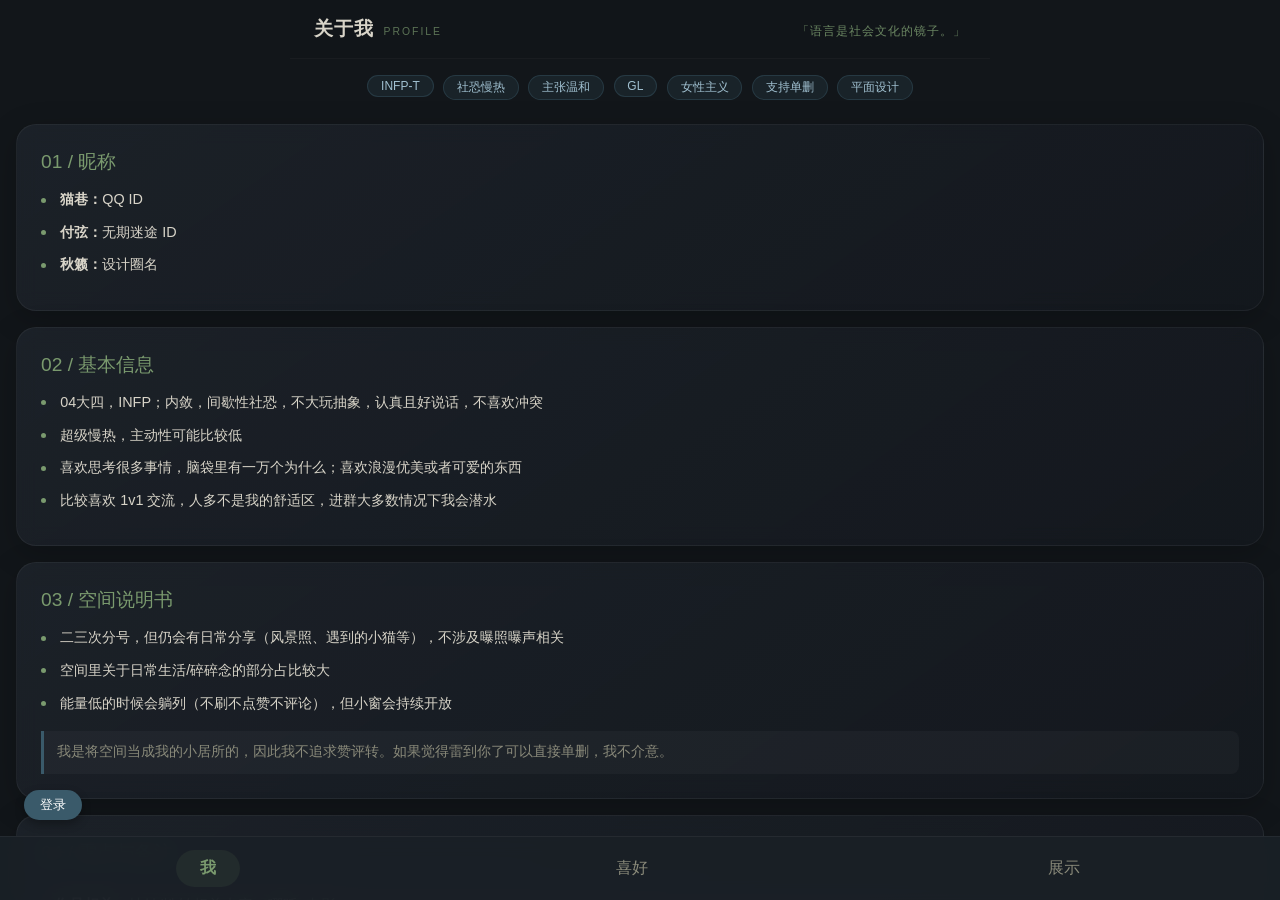
<file: index.html>
<!DOCTYPE html>
<html lang="zh-CN">
<head>
    <meta charset="UTF-8">
    <meta name="viewport" content="width=device-width, initial-scale=1.0, maximum-scale=1.0, user-scalable=yes, viewport-fit=cover">
    <title>猫巷 · 个人主页</title>
    <link rel="stylesheet" href="style.css">
</head>
<body>

        <!-- 顶部固定标题栏 -->
            <header class="top-bar" style="display: flex; justify-content: space-between; align-items: baseline; flex-wrap: wrap; gap: 0.5rem;">
        <!-- 左侧：标题 + 英文 -->
        <div style="display: flex; align-items: baseline; gap: 0.6rem;">
            <h1 id="top-bar-title">关于我</h1>
            <span class="top-bar-subtitle" id="top-bar-subtitle">PROFILE</span>
        </div>
        <!-- 右侧：引言 -->
        <span id="top-bar-quote" style="font-size: 0.75rem; color: var(--color-wood-light); font-weight: 500; letter-spacing: 1px; opacity: 0.85;">
            「语言是社会文化的镜子。」
        </span>
    </header>

    <!-- 主内容区 -->
    <main class="app-container">
        
                        <!-- 1. 我 -->
        <section id="tab-me" class="tab-content active">
            <!-- 直接把省流放进来，不要多余的包裹 -->
            <div class="quick-info">
                <span>INFP-T</span>
                <span>社恐慢热</span>
                <span>主张温和</span>
                <span>GL</span>
                <span>女性主义</span>
                <span>支持单删</span>
                <span>平面设计</span>
            </div>

            <!-- 下面是 01 / 昵称 的卡片 -->

            <div class="card">
                <h2>01 / 昵称</h2>
                <ul class="styled-list">
                    <li><strong>猫巷：</strong>QQ ID</li>
                    <li><strong>付弦：</strong>无期迷途 ID</li>
                    <li><strong>秋籁：</strong>设计圈名</li>
                </ul>
            </div>

            <div class="card">
                <h2>02 / 基本信息</h2>
                <ul class="styled-list">
                    <li>04大四，INFP；内敛，间歇性社恐，不大玩抽象，认真且好说话，不喜欢冲突</li>
                    <li>超级慢热，主动性可能比较低</li>
                    <li>喜欢思考很多事情，脑袋里有一万个为什么；喜欢浪漫优美或者可爱的东西</li>
                    <li>比较喜欢 1v1 交流，人多不是我的舒适区，进群大多数情况下我会潜水</li>
                </ul>
            </div>

            <div class="card">
                <h2>03 / 空间说明书</h2>
                <ul class="styled-list">
                    <li>二三次分号，但仍会有日常分享（风景照、遇到的小猫等），不涉及曝照曝声相关</li>
                    <li>空间里关于日常生活/碎碎念的部分占比较大</li>
                    <li>能量低的时候会躺列（不刷不点赞不评论），但小窗会持续开放</li>
                </ul>
                <div class="note-box">
                    我是将空间当成我的小居所的，因此我不追求赞评转。如果觉得雷到你了可以直接单删，我不介意。
                </div>
            </div>

            <div class="card">
                <h2>04 / 雷点与备注</h2>
                <div class="warning-text">
                    <p><strong>作品相关：</strong>扶她/性转相关内容、哪吒2电影。</p>
                    <p style="margin-top: 0.5rem;"><strong>其它相关：</strong></p>
                    <ul class="styled-list" style="margin-top: 0.3rem; color: #d8b4b4;">
                        <li>不尊重人/角色，满口脏话、爱说教</li>
                        <li>厌女辱女，乱开黄色玩笑、恶俗梗</li>
                    </ul>
                </div>
                <div class="note-box" style="border-left-color: var(--color-wood); margin-top: 0.8rem;">
                    欢迎有不同意见的朋友温和沟通。如果我有什么做得不对的可以指出，但拒绝上来就指责、完全否定。若无法沟通建议互删。
                </div>
            </div>

        </section>

                        <!-- 2. 喜好 -->
        <section id="tab-hobbies" class="tab-content">
            
            <div class="card">
                <h2>✨ 爱好</h2>
                <div class="small-tags">
                    <span>音乐</span>
                    <span>做饭</span>
                    <span>可爱的事物</span>
                    <span>小说</span>
                    <span>平面设计</span>
                    <span>思考</span>
                </div>
            </div>

            <div class="card">
                <h2>📖 偏好</h2>
                <div class="small-tags">
                    <span>GL</span>
                    <span>双女主</span>
                    <span>女性群像</span>
                    <span>女主无CP</span>
                    <span>互攻</span>
                    <span>双向奔赴</span>
                    <span>HE</span>
                    <span>古风</span>
                </div>
                <p style="margin-top: 0.8rem; font-size: 0.85rem;">
                    其它关注领域：心理学、女性主义。
                </p>
            </div>

            <div class="card">
                <h2>🎮 游戏相关</h2>
                <div class="note-box" style="margin-top: 0; margin-bottom: 0.8rem; border-left-color: var(--color-wood-light);">
                    <strong>游戏属性：</strong>剧情 ＞ 图鉴 ＞ 强度。<br>
                    半个剧情党，以享受故事为主，并会发表一点个人感受
                </div>
                <ul class="styled-list">
                    <li><strong>在坑：</strong>烟雨江湖</li>
                                        <li><strong>淡坑：</strong>
                        <div class="sub-list" style="margin-top: 0.3rem;">
                            <span>无期迷途</span>
                            <span>桃源深处有人家</span>
                            <span>重返未来1999</span>
                        </div>
                    </li>
                                        <li><strong>心水角色：</strong>
                        <div class="sub-list" style="margin-top: 0.3rem;">
                            <span>000</span>
                            <span>希露妲</span>
                            <span>砚昙</span>
                            <span>阿梨</span>
                        </div>
                    </li>
                    <li><strong>心水剧情：</strong>
                        <div class="sub-list">
                            <span>无期：主线与大部分支线活动</span>
                            <span>桃源：《故梦宫深之梨花未雨》</span>
                            <span>1999：《再见，来亚什基》</span>
                        </div>
                    </li>
                </ul>
            </div>

            <div class="card">
                <h2>🎧 广播剧与漫画</h2>
                <ul class="styled-list">
                    <li><strong>广播剧：</strong>《离开与你相遇的世界》《申请》</li>
                    <li><strong>漫画：</strong>《心动的分贝》</li>
                </ul>
            </div>

                        <!-- 卡片1：综艺与电影 -->
            <div class="card">
                <h2>📺 综艺与电影</h2>
                <ul class="styled-list">
                    <li><strong>综艺：</strong>《女子推理社》1、2两季</li>
                    <li><strong>电影：</strong>《还有明天》</li>
                </ul>
            </div>

            <!-- 卡片2：喜欢的 UP 主 -->
            <div class="card">
                <h2>🎬 喜欢的 UP 主</h2>
                                <div class="up-list" style="margin-top: 0.5rem;">
                    <span style="margin-bottom: 0.6rem;">🐱 萌宠：@猫猫派掌门</span>
                    <span style="margin-bottom: 0.6rem;">🐱 萌宠：@亮亮也是酿酿</span>
                    <span style="margin-bottom: 0.6rem;">🎮 游戏：@秋秋秋禾火</span>
                    <span style="margin-bottom: 0.6rem;">🎮 游戏：@赛万味超人</span>
                    <span style="margin-bottom: 0.6rem;">🍜 美食：@香蕉柿子梨</span>
                    <span style="margin-bottom: 0.6rem;">🌿 生活：@一亩秋葵</span>
                    <span style="margin-bottom: 0.6rem;">🧠 科普：@对话中的暂停</span>
                    <span style="margin-bottom: 0.6rem;">🎬 综艺：@社死吧STAFF</span>
                    <span style="margin-bottom: 0.6rem;">......</span>
                </div>
            </div>

        </section>

        <!-- 3. 展示 -->
        <section id="tab-showcase" class="tab-content">
            <!-- 二级 Tab -->
            <div class="sub-tabs">
                <button class="sub-tab-btn active" data-target="sub-story">短篇</button>
                <button class="sub-tab-btn" data-target="sub-design">设计</button>
                <button class="sub-tab-btn" data-target="sub-books">书架</button>
            </div>

                                   <!-- 短篇 -->
            <div id="sub-story" class="sub-tab-content active">
                
                <!-- 视图1：封面/简介页 (左侧对齐，整个卡片可点击) -->
                <div id="story-cover-view" class="story-cover-view">
                    <!-- 把点击事件直接绑在卡片上 -->
                    <div class="story-cover-card" id="enter-story-btn">
                        <h2>《世界角落的我》</h2>
                        <!-- 居左对齐的小字 -->
                        <p class="story-subtitle">—— 写给自己的“情书”</p>
                    </div>
                </div>

                <!-- 视图2：正文阅读页 (默认隐藏) -->
                <div id="story-read-view" class="story-read-view" style="display: none;">
                    
                    <!-- 顶部融合返回 -->
                    <div class="story-nav-top">
                        <button id="back-to-cover" class="inline-back-btn">← 返回简介</button>
                    </div>

                    <div class="story-container">
                        <!-- 顶部的小标签 -->
                        <div class="story-read-tags">
                            <span>短篇</span>
                            <span>字数 2k+</span>
                        </div>        

                        <div class="story-body" id="story-content-box">
                            <div class="story-chapter">01</div>
                            <p>在我的刀将手臂划出一道伤痕之前，有人抓住了我的手臂。</p>
                            <p>我抬头，在一片泪光中看到了模糊但熟悉的身影。</p>
                            <p>……她是谁？</p>
                            <p>那人将我拥入怀抱，世界好像安静了下来，我闭眼放纵自己痛哭一场，身后的手轻拍着我的背。</p>
                            <p>明明她什么都没说……</p>
                            <p>不知过了多久，在我哭声渐熄时，她轻轻开口：“别怕，以后有我在。”</p>
                            <p>短短一句话再次让我泪崩。</p>
                            <p>我不知道她有什么神奇的能力，一句话就能让我安心，也或许我这个阶段就是容易听信他人的……</p>
                            <p>但我就是知道，她不一样。</p>
                            <p>这句话由她嘴里和别人嘴里说出来的感觉不一样。</p>
                            <p>也许……也许是我幻想中的那个人来了吧。</p>
                            <p>幻想着“拯救我”的那个人……</p>

                            <div class="story-chapter">02</div>
                            <p>我住宿了。</p>
                            <p>但我很不习惯。</p>
                            <p>我融入不了这个群体……我甚至没有与她们对话的勇气，哪怕是从我的床铺走到阳台，都像百步梯那么长，那么煎熬，仿佛所有人都在审视着我，审视我走的每一步。</p>
                            <p>我没办法不这么想。</p>
                            <p>毕竟我只是一个刚刚走出自闭圈的人，还不适应这个突然嘈杂的世界。</p>
                            <p>我只想念曾经住在互联网中的自己，那样的我至少还有一层面具。</p>
                            <p>某天夜里，因着白日受到的委屈，无可避免湿了眼睛，我想我在这个宿舍如此不合群，找不到一个说话的人，我该怎么办呢？</p>
                            <p>我没法独自一个人，也没法融入群体，我该怎么办呢？</p>
                            <p>我无措，看着我的朋友在新的宿舍环境交到好朋友，似乎整个世界只有我不一样，只有我没法与人交涉，只有我找不到新朋友……</p>
                            <p>我该怎么办呢？</p>
                            <p>这个时候，她又出现了。</p>
                            <p>我不知她是如何经过校门与宿舍楼门口的阻拦来到我床边的，当时哭泣的我只是鼻尖闻到一股熟悉的香味，就立刻知晓来者何人，而后不顾三七二十一，揪住对方的衣领就抱了上去，只是仍压低声音哭泣。</p>
                            <p>她轻轻提醒我，她施了个魔法，现在整个世界的时间都暂停了，我可以尽情的流泪，宣泄委屈。</p>
                            <p>听她这么说，我就这么干了，只是我仍然害怕在这个多人的地方说她们的坏话会被听到，于是拉着她躲进了楼梯口，断断续续说着一切。</p>
                            <p>她安慰着我，指导我该如何做，最后的最后，她又一次对我说：“别怕，有我在。”</p>
                            <p>“我会保护你的，当你想我的时候……给倾韵发个消息吧。”</p>
                            <p>与上一次不同，她给了我联系方式。</p>
                            <p>倾韵……是我建的小号的名字。</p>
                            <p>我再次抬眼看她，仍然看不太清晰。</p>
                            <p>我摸了摸眼睛。</p>
                            <p>真的是因为我近视太严重了吗？</p>

                            <div class="story-chapter">03</div>
                            <p>五月，我终于考完了试，填完了志愿，只待一本毕业证就能宣布毕业了。</p>
                            <p>不过班主任说毕业证还要等好一会儿，我这个假期将持续很长时间。</p>
                            <p>等收到新学校的录取通知书时，已经是九月的事情了。</p>
                            <p>只是，我的身边无人，我无法共享这份喜悦。</p>
                            <p>而且我似乎……也没有那么高兴了。</p>
                            <p>拿过快递员递过来的录取通知书，转身回家，我的嘴角慢慢耷拉下来。</p>
                            <p>我给我的姐姐发信息，她只问我有没有注意到贷款的信息。</p>
                            <p>我抿了抿嘴。</p>
                            <p>我当然知道这也很重要，可是……我的喜悦无人在意。</p>
                            <p>我也会伤心。</p>
                            <p>激动的心被浇了盆水，冷静了下来。</p>
                            <p>将这件事处理完，我将录取通知书往旁边一放，再也不管了。</p>
                            <p>恰在这时候，她再次来到我身边。</p>
                            <p>我立时揪住她的衣角，不自觉泪目。</p>
                            <p>——我好想她。</p>
                            <p>哪怕给了联系方式，可有些事不是文字就能表达的，我想和对方说，用直白的语言说。</p>
                            <p>说我的开心，说我的难过，说……我很想她。</p>
                            <p>我不知道她叫什么，也不知道她是谁，甚至她怎么来的又怎么走的，我也一概不知。</p>
                            <p>她只来过三次，我却已经如此依赖她，信任她。</p>
                            <p>这是……为什么呢？</p>
                            <p>我心里应是有答案的，但我下意识不愿承认。</p>
                            <p>这一次她待的时间比上一次长了点，她就这么听着我絮絮叨叨，时而摸摸我的脑袋，或伸手与我拥抱。</p>
                            <p>我从未在某一刻如此在意血缘关系。</p>
                            <p>哪怕我有两个相识许久的朋友，我们也终究没有血缘关系，终究还有着一层隔阂。</p>
                            <p>我不懂那是什么东西，但在有些时候，在需要某些人帮助的时候，我就是不会选择她们。</p>
                            <p>“这一次你能不走了吗？”话到最后，我忐忑地问出这句话。</p>
                            <p>她的笑掺杂了些别样的情感，安慰似的摸了摸我的头：“我会尽量多来几次的。”</p>
                            <p>“我不懂……”大多数情况下我都很直白，可是将要问出口的疑惑被她制止了，她欲言又止，最终只是从不知道哪里掏出一些瓶瓶罐罐，开始教我护肤。</p>
                            <p>我本来很嫌麻烦，却渐渐养成了习惯——她的话好似带着魔力，只是轻飘飘一两句，我就记住并且如实照做了。</p>

                            <div class="story-chapter">04</div>
                            <p>我进了大学。</p>
                            <p>在考试的时候我也来过一次，当时绕圈子绕了好多次也没找明白考试地点，我望着校门口的牌匾，心里想着曾经走不明白的路，如今要用四年去熟悉了。</p>
                            <p>大学的生活很不一样，相同的是，我再次陷入社交焦虑，我很难控制自己去与人交涉，很难有那等勇气去问哪怕一句话。</p>
                            <p>甚至就算我睡在阳台门的旁边，从床铺到厕所的路竟也如此的远……仿佛一切都没有变，我又一次站在了被人审视的舞台上，颤颤巍巍走着遥远的路，生怕行差踏错，被万人所指。</p>
                            <p>在国庆假期，所有人都回家之时，某一个早上，我正刷着短视频。</p>
                            <p>仅仅是一个评论，我就忽然泪崩。</p>
                            <p>我哭了有很久，有意识的录下了自己的哭声，我知道我在干什么，却不明白为何突然控制不住的流泪。</p>
                            <p>她又一次找到了我，将手机从我手中抽离，抱着我坐起身，像第一次见面那样将我拥入怀中，轻拍我的背。</p>
                            <p>我哽咽着与她说我的心中所想。</p>
                            <p>我说，世界上只有我一个人了，唯一和我有一点血缘关系的姐和我不算很熟，又有代沟。</p>
                            <p>我说，这个世界上好像没有一个能说这些话的了。</p>
                            <p>不再有人知道我从小长到大是什么模样，因为我没有同龄的兄弟姐妹。</p>
                            <p>她一句句的回应我，说没关系，有她在，她就是我最亲最亲的人。</p>
                            <p>她知道我从小到大的一切。</p>
                            <p>她明明在安慰我，可我却感觉到有水滴到了我的脸上。</p>
                            <p>我抬头，还不等我看清什么，她的手一伸将我的头按回怀里。</p>
                            <p>我不知这算不算害羞，只突然破涕而笑。</p>
                            <p>那一次她待的时间更长了，几乎陪了我一整天，那也是我国庆最开心最开心的一天，甚至可以说是我那一年最开心最开心的一天。</p>
                            <p>黄昏之时，她递给我一个信封和一包红纸。</p>
                            <p>她说，红纸是保佑符，至于这封信，要等我回到宿舍才能打开。</p>
                            <p>我心里顿时涌上不好的预感，我捉住她的袖子，慌张的问她是不是再也不会来了。</p>
                            <p>这种小说里的桥段我很熟悉，我怕它会照进现实……毕竟她的存在本身也很小说化。</p>
                            <p>她摇头否定，只说：“曾经不给你是因为时机还没到，现今时机成熟，自然就有理由给你了。”</p>
                            <p>“别担心，我说了在就一定会在。”</p>
                            <p>我还是不安心，“那为什么我现在不能拆？”</p>
                            <p>“哪儿有人当面拆信的啊……”</p>
                            <p>我似乎看到了她的耳朵有些红。</p>
                            <p>是我的错觉吗？</p>

                            <div class="story-chapter">05</div>
                            <p>我拆开了信件，第一句话是“致亲爱的自己”，我的心中一跳，下意识屏住了呼吸。</p>
                            <p>其实我隐约猜测到了一点关于她身份的事情，只是一直不敢宣之于口。</p>
                            <p>我很难讲述这种“难以说出口”的感觉，就像有人在阻止我问那个问题。</p>
                            <p>但如今，这个问题答案，就在这封信里，我只觉这信忽然重了几分。</p>
                            <p>视线下移，我逐字逐句看完了信件内容，到最后竟再一次泪流满面。</p>
                            <p>我不由想到曾在书中看到的那句话——</p>
                            
                            <div class="story-quote">
                                “请你务必，一而再，再而三，三而不竭，千次万次，救自己于水火之中。”
                            </div>

                            <p>她就是我，是未来的我。</p>
                            <p>她知道我知道的一切，所以以我最能接受的方式，来宽慰我。</p>
                            <p>她就是来拯救曾经迷茫的自己，为自己指点迷津，指明方向，为自己拭去眼泪，给自己信心与勇气。</p>
                            <p>不知何处吹来的秋叶落在了最后一句话上——</p>

                            <div class="story-quote">
                                “亲爱的，影子会一直跟随着你，我也一样。千万别弄丢了自己呀，至少在这个世界上，在你不知道的角落，有这么一个我，而我，很爱很爱你。”
                            </div>
                        </div>
                    </div>
                    
                    <!-- 智能滚动悬浮球 必须在 story-read-view 里面 -->
                    <button id="smart-scroll-btn" class="scroll-fab">↓</button>

                </div> <!-- 结束 story-read-view -->
            </div> <!-- 结束 sub-story -->

            <!-- 设计 -->
            <div id="sub-design" class="sub-tab-content">
                <!-- 设计的二级分类 Tab -->
                <div class="sub-tabs" style="margin-bottom: 1rem; border-bottom: 1px solid var(--color-border); padding-bottom: 0.5rem;">
                    <button class="design-cat-btn active" data-type="封面">封面</button>
                    <button class="design-cat-btn" data-type="头像">头像</button>
                    <button class="design-cat-btn" data-type="其它">其它</button>

                    <!-- 新增：添加设计按钮 (靠右) -->
                    <button id="add-design-btn" class="btn-small" style="display: none; margin-left: auto; background: var(--color-wood); color: white; border: none; padding: 0.3rem 0.6rem; font-size: 1.2rem; border-radius: 8px; cursor: pointer;">
                        +
                    </button>
                </div>
                
                <div class="card">
                    <div id="design-grid-container">
                        <!-- 这里通过 JS 动态渲染网格 -->
                    </div>
                </div>
            </div>

                                    <!-- 书架 -->
            <div id="sub-books" class="sub-tab-content">
                <!-- 顶部的筛选栏 -->
                <div class="shelf-toolbar" style="display: flex; gap: 0.5rem; margin-bottom: 1.5rem;">
                    <select id="filter-folder" class="sort-select" style="flex: 1;">
                        <option value="all">收藏夹：全部</option>
                        <option value="云中书">收藏夹：云中书</option>
                        <option value="朱砂册">收藏夹：朱砂册</option>
                        <option value="清简集">收藏夹：清简集</option>
                    </select>
                    
                    <select id="filter-category" class="sort-select" style="flex: 1;">
                        <option value="all">分类：全部</option>
                        <option value="古风">分类：古风</option>
                        <option value="现代">分类：现代</option>
                        <option value="末世">分类：末世</option>
                        <option value="无限流">分类：无限流</option>
                        <option value="快穿">分类：快穿</option>
                        <option value="架空">分类：架空</option>
                        <option value="玄幻">分类：玄幻</option>
                        <option value="其它">分类：其它</option>
                    </select>

                    <!-- 新增：添加书籍按钮 (默认隐藏，登录后显示) -->
                    <button id="add-book-btn" class="btn-small" style="display: none; background: var(--color-wood); color: white; border: none; padding: 0.4rem 0.8rem; font-size: 1.2rem; border-radius: 8px; cursor: pointer;">
                        +
                    </button>
                </div>
                
                <!-- 书籍列表容器（JS会动态把云中书、朱砂册塞进来） -->
                <div id="book-list-container">
                    <!-- JS 动态渲染 -->
                </div>
            </div>
        </section>

    </main>

    <!-- 悬浮管理按钮 -->
    <button id="admin-btn" class="admin-btn">管理</button>

    <!-- 底部一级导航 Tab -->
    <nav class="bottom-tabs">
        <button class="tab-btn active" data-target="tab-me">我</button>
        <button class="tab-btn" data-target="tab-hobbies">喜好</button>
        <button class="tab-btn" data-target="tab-showcase">展示</button>
    </nav>

    <script src="app.js"></script>

        <!-- 登录弹窗 -->
    <div id="login-modal" class="modal">
        <div class="modal-content">
            <h3>管理员登录</h3>
            <input type="email" id="login-email" placeholder="邮箱">
            <input type="password" id="login-password" placeholder="密码">
            <div class="modal-actions">
                <button id="login-cancel">取消</button>
                <button id="login-submit">登录</button>
            </div>
        </div>
    </div>



    <!-- 书架编辑弹窗 -->
    <div id="book-modal" class="modal">
        <div class="modal-content">
            <h3 id="book-modal-title">添加书籍</h3>
            <input type="hidden" id="book-id">
            <input type="text" id="book-title" placeholder="书名 (必填)">
            <input type="text" id="book-author" placeholder="作者">
            <select id="book-category">
                <option value="古风">古风</option>
                <option value="现代">现代</option>
                <option value="末世">末世</option>
                <option value="无限流">无限流</option>
                <option value="快穿">快穿</option>
                <option value="架空">架空</option>
                <option value="玄幻">玄幻</option>
                <option value="其它">其它</option>
            </select>
            <input type="text" id="book-tags" placeholder="标签 (用逗号隔开，如: GL, 无CP)">
            <select id="book-status">
                <option value="已看完">已看完</option>
                <option value="追连载">追连载</option>
                <option value="待看">待看</option>
            </select>
            <select id="book-rating">
                <option value="5">★★★★★ (5星)</option>
                <option value="4">★★★★☆ (4星)</option>
                <option value="3">★★★☆☆ (3星)</option>
                <option value="2">★★☆☆☆ (2星)</option>
                <option value="1">★☆☆☆☆ (1星)</option>
            </select>
            <input type="text" id="book-note" placeholder="备注 (可选)">
            
            <div class="modal-actions">
                <button id="book-cancel">取消</button>
                <button id="book-save">保存</button>
            </div>
        </div>
    </div>

    <!-- 确认删除弹窗 -->
    <div id="delete-modal" class="modal">
        <div class="modal-content">
            <h3>确认删除</h3>
            <p style="margin-bottom: 1rem; color: var(--color-text-muted);">确定要删除这条记录吗？此操作不可恢复。</p>
            <input type="hidden" id="delete-id">
            <input type="hidden" id="delete-type">
            <div class="modal-actions">
                <button id="delete-cancel">取消</button>
                <button id="delete-confirm" style="background: #a34a4a; color: white;">确认删除</button>
            </div>
        </div>
    </div>

        <!-- 设计作品编辑弹窗 -->
    <div id="design-modal" class="modal">
        <div class="modal-content">
            <h3 id="design-modal-title">上传设计</h3>
            <input type="hidden" id="design-id">
            <input type="hidden" id="design-old-img">
            
            <input type="text" id="design-title" placeholder="作品名称 (必填)">
            
                <div style="display: flex; gap: 0.5rem; margin-bottom: 0.8rem;">
                <select id="design-type" style="flex: 1;">
                    <option value="封面">类型：封面</option>
                    <option value="头像">类型：头像</option>
                    <option value="其它">类型：其它</option>
                </select>
                <select id="design-ratio" style="flex: 1;">
                    <option value="3:4">尺寸：3:4</option>
                    <option value="1:1">尺寸：1:1</option>
                    <option value="5:7">尺寸：5:7</option>
                    <option value="16:9">尺寸：16:9</option>
                </select>
            </div>
            <p style="font-size: 0.7rem; color: var(--color-text-muted); margin-bottom: 0.8rem;">
                *尺寸决定展示时的外框比例，图片会自动裁剪填充
            </p>

            <!-- 图片选择 -->
            <div style="margin-bottom: 0.8rem;">
                <input type="file" id="design-file" accept="image/*" style="display:none;">
                <button type="button" id="design-file-btn" class="btn-small" style="width:100%; padding: 0.8rem; border-style: dashed;">
                    点击选择图片上传
                </button>
                <div id="design-preview" style="margin-top: 0.5rem; text-align: center; display: none;">
                    <img id="design-preview-img" style="max-width: 100%; max-height: 150px; border-radius: 8px;">
                </div>
            </div>

            <input type="text" id="design-note" placeholder="备注 (可选)">
            
            <div class="modal-actions">
                <button id="design-cancel">取消</button>
                <button id="design-save">保存</button>
            </div>
        </div>
    </div>

        <!-- 书籍详情弹窗 -->
    <div id="book-detail-modal" class="modal">
        <div class="modal-content">
            <h3 id="detail-title" style="font-size: 1.3rem; border-bottom: 1px solid var(--color-border); padding-bottom: 0.5rem; margin-bottom: 1rem; color: var(--color-text);">书名</h3>
            
            <div class="detail-row">
                <span class="detail-label">作者</span>
                <span id="detail-author" class="detail-value">作者名</span>
            </div>
            <div class="detail-row">
                <span class="detail-label">分类</span>
                <span id="detail-category" class="tag cat-tag">分类</span>
            </div>
            <div class="detail-row" style="align-items: flex-start;">
                <span class="detail-label">标签</span>
                <div id="detail-tags" style="display: flex; gap: 0.4rem; flex-wrap: wrap;">标签</div>
            </div>
            <div class="detail-row">
                <span class="detail-label">状态</span>
                <span id="detail-status" class="status">状态</span>
            </div>
            <div class="detail-row">
                <span class="detail-label">评分</span>
                <span id="detail-rating" class="rating">★★★★★</span>
            </div>           
            
                        <div class="detail-row" style="align-items: flex-start; margin-top: 1rem;">
                <span class="detail-label" style="padding-top: 0.5rem;">备注</span>
                <div class="detail-note-box" style="flex: 1; margin-top: 0; padding: 0.6rem 0.8rem;">
                    <p id="detail-note" style="font-size: 0.85rem; color: var(--color-text-muted); line-height: 1.6; margin: 0;"></p>
                </div>
            </div>

            <!-- 管理员专属操作 -->
            <div id="detail-actions" class="modal-actions" style="justify-content: space-between; margin-top: 1.5rem;">
                <button id="detail-close" style="background: transparent; color: var(--color-text-muted);">关闭</button>
                <div id="admin-actions" style="display: none; gap: 0.5rem;">
                    <button id="detail-edit" style="background: var(--color-water); color: white;">编辑</button>
                    <button id="detail-delete" style="background: #a34a4a; color: white;">删除</button>
                </div>
            </div>
        </div>
    </div>
</body>
</html>
</file>
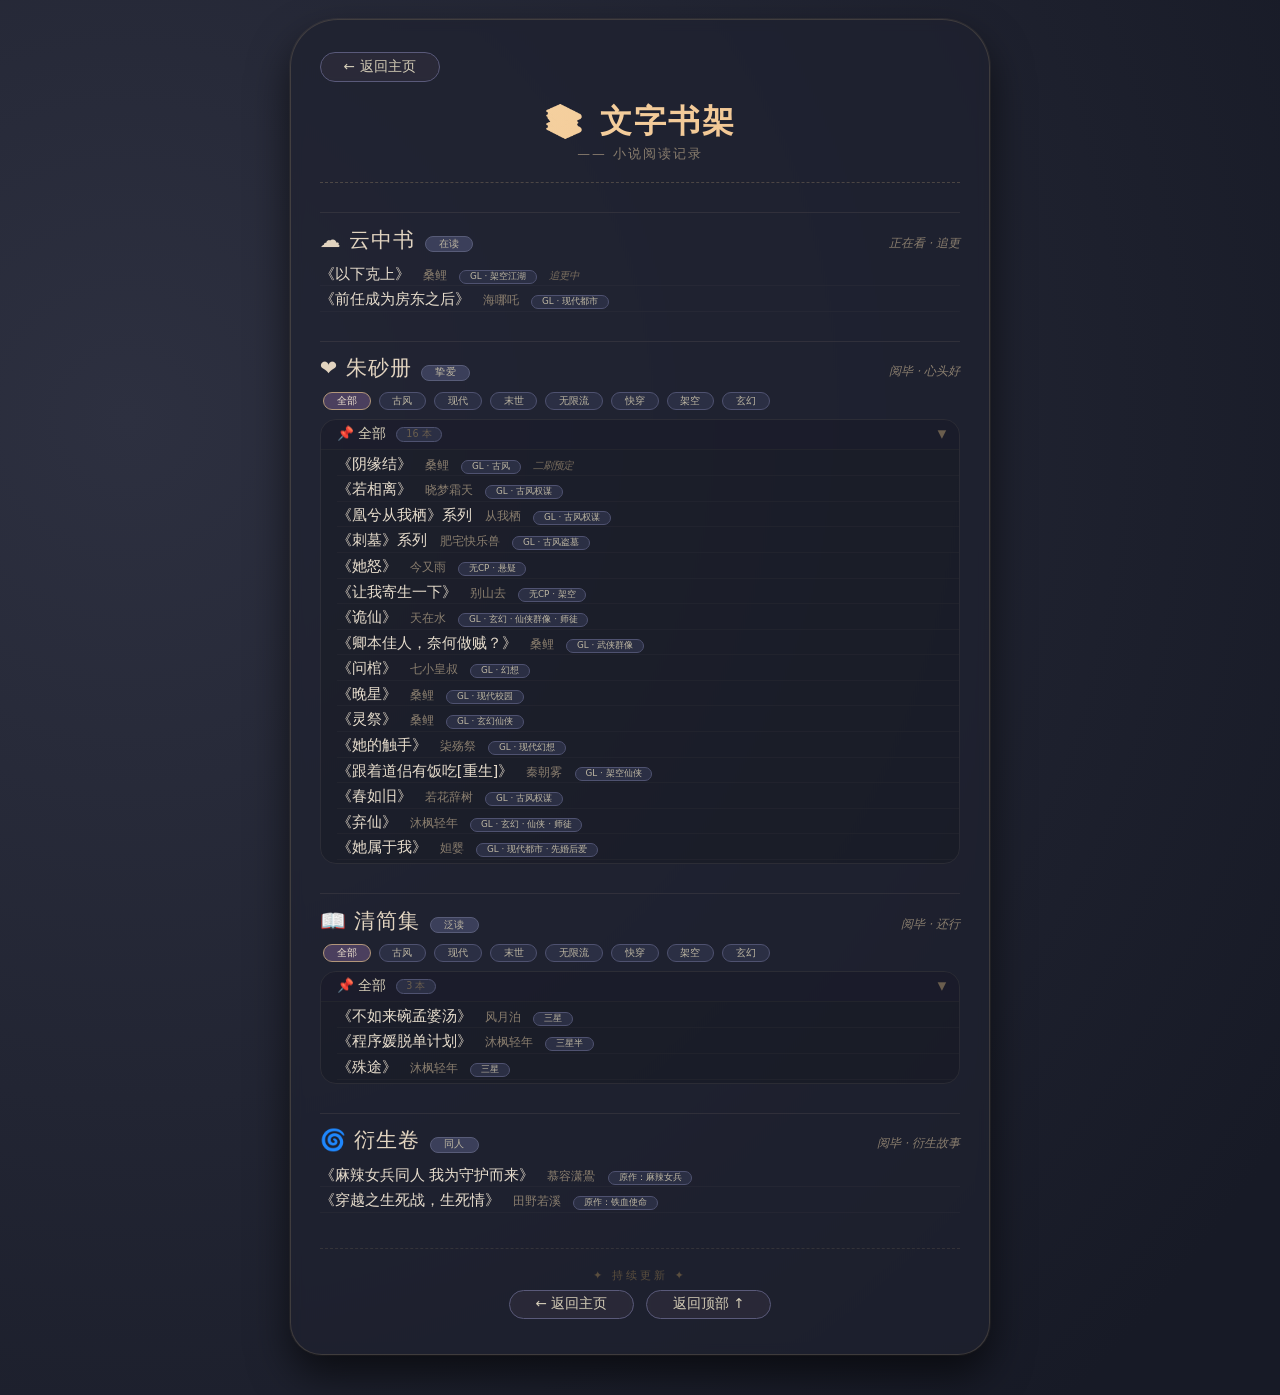
<file: book.html>
<!DOCTYPE html>
<html lang="zh-CN">
<head>
    <meta charset="UTF-8">
    <meta name="viewport" content="width=device-width, initial-scale=1.0, maximum-scale=1.0, user-scalable=yes, viewport-fit=cover">
    <title>文字书架 · 小说合集</title>
    <style>
        /* ===== 全局重置 ===== */
        * {
            margin: 0;
            padding: 0;
            box-sizing: border-box;
        }

        body {
            background: #1b1e2b;
            background-image: radial-gradient(circle at 10% 30%, #2d3040 0%, #171a26 90%);
            font-family: 'Segoe UI', system-ui, -apple-system, 'Helvetica Neue', sans-serif;
            padding: 1.2rem 1rem 2.5rem;
            min-height: 100vh;
            display: flex;
            flex-direction: column;
            align-items: center;
            color: #eaeef2;
        }

        .profile-card {
            max-width: 700px;
            width: 100%;
            background: rgba(30, 34, 48, 0.7);
            backdrop-filter: blur(6px);
            -webkit-backdrop-filter: blur(6px);
            border-radius: 48px 48px 32px 32px;
            padding: 2rem 1.8rem 2.2rem;
            box-shadow: 0 20px 40px rgba(0, 0, 0, 0.6), 0 0 0 1px rgba(255, 215, 150, 0.08);
            border: 1px solid rgba(255, 215, 150, 0.15);
        }

        .back-bar { margin-bottom: 1.2rem; }
        .back-btn {
            display: inline-block;
            background: rgba(60, 55, 70, 0.4);
            border-radius: 40px;
            padding: 0.3rem 1.4rem;
            font-size: 0.85rem;
            color: #d6ceb8;
            text-decoration: none;
            border: 1px solid #5a5a7a;
            transition: 0.2s;
            backdrop-filter: blur(2px);
            letter-spacing: 0.3px;
        }
        .back-btn:hover {
            background: #dbb594;
            color: #1b1e2b;
            border-color: #dbb594;
            transform: translateX(-4px);
        }
        .back-btn::before { content: "← "; }

        .page-header {
            text-align: center;
            padding-bottom: 1.2rem;
            border-bottom: 1px dashed rgba(255, 215, 150, 0.2);
            margin-bottom: 1.6rem;
        }
        .page-header h1 {
            font-size: 2rem;
            font-weight: 600;
            letter-spacing: 2px;
            background: linear-gradient(135deg, #f7d8a8, #f0c08c);
            -webkit-background-clip: text;
            background-clip: text;
            color: transparent;
            line-height: 1.3;
        }
        .page-header .subtitle {
            font-size: 0.8rem;
            color: #8a7e6e;
            letter-spacing: 2px;
            margin-top: 0.2rem;
        }

        /* ===== 书架分区 ===== */
        .shelf-section {
            margin-top: 1.8rem;
            padding-top: 0.8rem;
            border-top: 1px solid rgba(200, 180, 155, 0.1);
        }
        .shelf-section:first-of-type {
            border-top: none;
            margin-top: 0;
            padding-top: 0;
        }

        .shelf-header {
            display: flex;
            align-items: baseline;
            gap: 0.6rem;
            margin-bottom: 0.6rem;
            flex-wrap: wrap;
        }
        .shelf-header .shelf-name {
            font-size: 1.3rem;
            font-weight: 500;
            letter-spacing: 1px;
            color: #e2d4c0;
        }
        .shelf-header .shelf-badge {
            font-size: 0.6rem;
            background: #3b3f5a;
            padding: 0.05rem 0.8rem;
            border-radius: 30px;
            color: #bdb6a2;
            border: 1px solid #585c78;
            letter-spacing: 0.5px;
        }
        .shelf-header .shelf-desc {
            font-size: 0.75rem;
            color: #8a7e6e;
            margin-left: auto;
            font-style: italic;
        }

        /* ===== 分类折叠面板 ===== */
        .category-group {
            margin-top: 0.6rem;
            border-radius: 16px;
            overflow: hidden;
            border: 1px solid rgba(255, 215, 150, 0.06);
            display: none; /* 默认全部隐藏 */
        }
        .category-group.active {
            display: block; /* 激活的显示 */
        }
        .category-group + .category-group {
            margin-top: 0.4rem;
        }

        .category-toggle {
            display: flex;
            align-items: center;
            gap: 0.6rem;
            padding: 0.3rem 0.8rem 0.3rem 1rem;
            background: rgba(20, 22, 35, 0.4);
            cursor: pointer;
            user-select: none;
            transition: 0.2s;
            border-bottom: 1px solid transparent;
        }
        .category-toggle:hover {
            background: rgba(40, 44, 65, 0.5);
        }
        .category-toggle .cat-name {
            font-size: 0.85rem;
            font-weight: 500;
            color: #d6ceb8;
        }
        .category-toggle .cat-count {
            font-size: 0.6rem;
            color: #6a5e4e;
            background: #2b2f44;
            padding: 0 0.6rem;
            border-radius: 30px;
            border: 1px solid #4f5270;
        }
        .category-toggle .cat-arrow {
            margin-left: auto;
            color: #6a5e4e;
            font-size: 0.7rem;
            transition: transform 0.3s ease;
        }
        .category-toggle .cat-arrow.open {
            transform: rotate(90deg);
        }

        /* 书籍列表（默认展开） */
        .category-content {
            padding: 0.2rem 0 0.2rem 0.8rem;
            background: rgba(0, 0, 0, 0.15);
            border-top: 1px solid rgba(255, 215, 150, 0.04);
        }
        .category-content .book-list {
            padding-left: 0.2rem;
        }

        /* ===== 书籍列表 ===== */
        .book-list {
            display: flex;
            flex-direction: column;
            gap: 0.15rem;
        }
        .book-item {
            display: flex;
            align-items: baseline;
            gap: 0.4rem 0.8rem;
            flex-wrap: wrap;
            padding: 0.1rem 0;
            font-size: 0.92rem;
            color: #d6d2c4;
            border-bottom: 1px solid rgba(200, 180, 155, 0.04);
        }
        .book-item .book-title {
            font-weight: 400;
            color: #e6dccc;
        }
        .book-item .book-author {
            font-size: 0.72rem;
            color: #8a7e6e;
        }
        .book-item .book-tag {
            font-size: 0.55rem;
            background: #2b2f44;
            padding: 0 0.6rem;
            border-radius: 30px;
            color: #bdb6a2;
            border: 1px solid #4f5270;
        }
        .book-item .book-note {
            font-size: 0.65rem;
            color: #7a6e5e;
            font-style: italic;
        }

        /* ===== 空状态 ===== */
        .empty-placeholder {
            color: #5a4e3e;
            font-size: 0.8rem;
            padding: 0.2rem 0 0.2rem 0.4rem;
            font-style: italic;
            letter-spacing: 0.5px;
        }
        .category-empty {
            color: #4a3e2e;
            font-size: 0.75rem;
            padding: 0.3rem 0 0.3rem 0.4rem;
            font-style: italic;
        }

        /* ===== 底部 ===== */
        .page-footer {
            margin-top: 2.2rem;
            padding-top: 1.2rem;
            border-top: 1px dashed rgba(255, 215, 150, 0.1);
            text-align: center;
        }
        .footer-links {
            display: flex;
            justify-content: center;
            gap: 0.8rem;
            flex-wrap: wrap;
            margin-top: 0.2rem;
        }
        .footer-back, .footer-top {
            display: inline-block;
            background: rgba(60, 55, 70, 0.4);
            border-radius: 40px;
            padding: 0.3rem 1.6rem;
            font-size: 0.85rem;
            color: #d6ceb8;
            text-decoration: none;
            border: 1px solid #5a5a7a;
            transition: 0.2s;
            backdrop-filter: blur(2px);
        }
        .footer-back:hover, .footer-top:hover {
            background: #dbb594;
            color: #1b1e2b;
            border-color: #dbb594;
            transform: translateX(-4px);
        }
        .footer-back::before { content: "← "; }
        .footer-top::after { content: " ↑"; }
        .footer-end {
            display: block;
            font-size: 0.7rem;
            color: #5a4e3e;
            letter-spacing: 3px;
            margin-bottom: 0.4rem;
        }

        /* ===== 响应式 ===== */
        @media (max-width: 480px) {
            body { padding: 0.8rem 0.6rem 1.8rem; }
            .profile-card { padding: 1.5rem 1rem 1.8rem; border-radius: 32px 32px 24px 24px; }
            .page-header h1 { font-size: 1.6rem; }
            .shelf-header .shelf-name { font-size: 1.1rem; }
            .book-item { font-size: 0.85rem; gap: 0.2rem 0.4rem; }
            .back-btn, .footer-back, .footer-top { font-size: 0.75rem; padding: 0.2rem 1rem; }
            .category-toggle { padding: 0.25rem 0.6rem 0.25rem 0.8rem; }
            .category-toggle .cat-name { font-size: 0.8rem; }
            .category-content { padding-left: 0.4rem; }
        }
        @media (max-width: 380px) {
            .profile-card { padding: 1rem 0.8rem 1.4rem; border-radius: 24px; }
            .page-header h1 { font-size: 1.3rem; }
            .book-item { font-size: 0.8rem; }
            .shelf-header .shelf-name { font-size: 1rem; }
        }

        /* 分类标签组 (显示在书架头部下方) */
        .category-tabs {
            display: flex;
            flex-wrap: wrap;
            gap: 0.3rem 0.5rem;
            margin-bottom: 0.6rem;
            padding-left: 0.2rem;
        }
        .category-tabs .cat-tab {
            font-size: 0.65rem;
            background: #2b2f44;
            padding: 0.05rem 0.8rem;
            border-radius: 30px;
            color: #bdb6a2;
            border: 1px solid #4f5270;
            cursor: pointer;
            transition: 0.15s;
        }
        .category-tabs .cat-tab:hover {
            background: #3b3f5a;
            color: #e6dccc;
            border-color: #6a6e8a;
        }
        .category-tabs .cat-tab.active {
            background: #4b3f5e;
            border-color: #b2967a;
            color: #f0e3d0;
        }
    </style>
</head>
<body>

<div class="profile-card">

    <!-- ===== 顶部返回 ===== -->
    <div class="back-bar">
        <a href="javascript:history.back()" class="back-btn">返回主页</a>
    </div>

    <!-- ===== 标题 ===== -->
    <div class="page-header">
        <h1>📚 文字书架</h1>
        <p class="subtitle">—— 小说阅读记录</p>
    </div>

    <!-- ============================================================ -->
    <!-- 分区一：云中书（正在看的小说） -->
    <!-- ============================================================ -->
    <div class="shelf-section">
        <div class="shelf-header">
            <span class="shelf-name">☁️ 云中书</span>
            <span class="shelf-badge">在读</span>
            <span class="shelf-desc">正在看 · 追更</span>
        </div>
        <div class="book-list">
            <div class="book-item">
                <span class="book-title">《以下克上》</span>
                <span class="book-author">桑鲤</span>
                <span class="book-tag">GL · 架空江湖</span>
                <span class="book-note">追更中</span>
            </div>
            <div class="book-item">
                <span class="book-title">《前任成为房东之后》</span>
                <span class="book-author">海哪吒</span>
                <span class="book-tag">GL · 现代都市</span>
            </div>
        </div>
    </div>

    <!-- ============================================================ -->
    <!-- 分区二：朱砂册（看完了很喜欢的小说）+ 分类 -->
    <!-- ============================================================ -->
    <div class="shelf-section">
        <div class="shelf-header">
            <span class="shelf-name">❤️ 朱砂册</span>
            <span class="shelf-badge">挚爱</span>
            <span class="shelf-desc">阅毕 · 心头好</span>
        </div>

        <!-- 分类标签导航 -->
        <div class="category-tabs" id="zhusha-tabs">
            <span class="cat-tab active" data-target="zhusha-all">全部</span>
            <span class="cat-tab" data-target="zhusha-gufeng">古风</span>
            <span class="cat-tab" data-target="zhusha-xiandai">现代</span>
            <span class="cat-tab" data-target="zhusha-moshi">末世</span>
            <span class="cat-tab" data-target="zhusha-wuxianliu">无限流</span>
            <span class="cat-tab" data-target="zhusha-kuaichuan">快穿</span>
            <span class="cat-tab" data-target="zhusha-jiakong">架空</span>
            <span class="cat-tab" data-target="zhusha-xuanhuan">玄幻</span>
        </div>

        <!-- 全部（默认显示） -->
        <div class="category-group active" data-category="zhusha-all">
            <div class="category-toggle" onclick="toggleCategory(this)">
                <span class="cat-name">📌 全部</span>
                <span class="cat-count">16 本</span>
                <span class="cat-arrow open">▶</span>
            </div>
            <div class="category-content">
                <div class="book-list">
                    <div class="book-item"><span class="book-title">《阴缘结》</span><span class="book-author">桑鲤</span><span class="book-tag">GL · 古风</span><span class="book-note">二刷预定</span></div>
                    <div class="book-item"><span class="book-title">《若相离》</span><span class="book-author">晓梦霜天</span><span class="book-tag">GL · 古风权谋</span></div>
                    <div class="book-item"><span class="book-title">《凰兮从我栖》系列</span><span class="book-author">从我栖</span><span class="book-tag">GL · 古风权谋</span></div>
                    <div class="book-item"><span class="book-title">《刺墓》系列</span><span class="book-author">肥宅快乐兽</span><span class="book-tag">GL · 古风盗墓</span></div>
                    <div class="book-item"><span class="book-title">《她怒》</span><span class="book-author">今又雨</span><span class="book-tag">无CP · 悬疑</span></div>
                    <div class="book-item"><span class="book-title">《让我寄生一下》</span><span class="book-author">别山去</span><span class="book-tag">无CP · 架空</span></div>
                    <div class="book-item"><span class="book-title">《诡仙》</span><span class="book-author">天在水</span><span class="book-tag">GL · 玄幻 · 仙侠群像 · 师徒</span></div>
                    <div class="book-item"><span class="book-title">《卿本佳人，奈何做贼？》</span><span class="book-author">桑鲤</span><span class="book-tag">GL · 武侠群像</span></div>
                    <div class="book-item"><span class="book-title">《问棺》</span><span class="book-author">七小皇叔</span><span class="book-tag">GL · 幻想</span></div>
                    <div class="book-item"><span class="book-title">《晚星》</span><span class="book-author">桑鲤</span><span class="book-tag">GL · 现代校园</span></div>
                    <div class="book-item"><span class="book-title">《灵祭》</span><span class="book-author">桑鲤</span><span class="book-tag">GL · 玄幻仙侠</span></div>
                    <div class="book-item"><span class="book-title">《她的触手》</span><span class="book-author">柒殇祭</span><span class="book-tag">GL · 现代幻想</span></div>
                    <div class="book-item"><span class="book-title">《跟着道侣有饭吃[重生]》</span><span class="book-author">秦朝雾</span><span class="book-tag">GL · 架空仙侠</span></div>
                    <div class="book-item"><span class="book-title">《春如旧》</span><span class="book-author">若花辞树</span><span class="book-tag">GL · 古风权谋</span></div>
                    <div class="book-item"><span class="book-title">《弃仙》</span><span class="book-author">沐枫轻年</span><span class="book-tag">GL · 玄幻 · 仙侠 · 师徒</span></div>
                    <div class="book-item"><span class="book-title">《她属于我》</span><span class="book-author">妲婴</span><span class="book-tag">GL · 现代都市 · 先婚后爱</span></div>
                </div>
            </div>
        </div>

        <!-- 古风 -->
        <div class="category-group" data-category="zhusha-gufeng">
            <div class="category-toggle" onclick="toggleCategory(this)">
                <span class="cat-name">🏮 古风</span>
                <span class="cat-count">7 本</span>
                <span class="cat-arrow open">▶</span>
            </div>
            <div class="category-content">
                <div class="book-list">
                    <div class="book-item"><span class="book-title">《阴缘结》</span><span class="book-author">桑鲤</span><span class="book-tag">GL · 古风</span><span class="book-note">二刷预定</span></div>
                    <div class="book-item"><span class="book-title">《若相离》</span><span class="book-author">晓梦霜天</span><span class="book-tag">GL · 古风权谋</span></div>
                    <div class="book-item"><span class="book-title">《凰兮从我栖》系列</span><span class="book-author">从我栖</span><span class="book-tag">GL · 古风权谋</span></div>
                    <div class="book-item"><span class="book-title">《刺墓》系列</span><span class="book-author">肥宅快乐兽</span><span class="book-tag">GL · 古风盗墓</span></div>
                    <div class="book-item"><span class="book-title">《春如旧》</span><span class="book-author">若花辞树</span><span class="book-tag">GL · 古风权谋</span></div>
                    <div class="book-item"><span class="book-title">《卿本佳人，奈何做贼？》</span><span class="book-author">桑鲤</span><span class="book-tag">GL · 武侠群像</span></div>
                    <div class="book-item"><span class="book-title">《问棺》</span><span class="book-author">七小皇叔</span><span class="book-tag">GL · 幻想</span></div>
                </div>
            </div>
        </div>

        <!-- 现代 -->
        <div class="category-group" data-category="zhusha-xiandai">
            <div class="category-toggle" onclick="toggleCategory(this)">
                <span class="cat-name">🌆 现代</span>
                <span class="cat-count">3 本</span>
                <span class="cat-arrow open">▶</span>
            </div>
            <div class="category-content">
                <div class="book-list">
                    <div class="book-item"><span class="book-title">《晚星》</span><span class="book-author">桑鲤</span><span class="book-tag">GL · 现代校园</span></div>
                    <div class="book-item"><span class="book-title">《她的触手》</span><span class="book-author">柒殇祭</span><span class="book-tag">GL · 现代幻想</span></div>
                    <div class="book-item"><span class="book-title">《她属于我》</span><span class="book-author">妲婴</span><span class="book-tag">GL · 现代都市 · 先婚后爱</span></div>
                </div>
            </div>
        </div>

        <!-- 末世 -->
        <div class="category-group" data-category="zhusha-moshi">
            <div class="category-toggle" onclick="toggleCategory(this)">
                <span class="cat-name">🧟 末世</span>
                <span class="cat-count">0 本</span>
                <span class="cat-arrow open">▶</span>
            </div>
            <div class="category-content">
                <div class="category-empty">— 暂无末世分类作品 —</div>
            </div>
        </div>

        <!-- 无限流 -->
        <div class="category-group" data-category="zhusha-wuxianliu">
            <div class="category-toggle" onclick="toggleCategory(this)">
                <span class="cat-name">🌀 无限流</span>
                <span class="cat-count">1 本</span>
                <span class="cat-arrow open">▶</span>
            </div>
            <div class="category-content">
                <div class="book-list">
                    <div class="book-item"><span class="book-title">《女寝大逃亡[无限]》</span><span class="book-author">火茶</span><span class="book-tag">无CP</span></div>
                </div>
            </div>
        </div>

        <!-- 快穿 -->
        <div class="category-group" data-category="zhusha-kuaichuan">
            <div class="category-toggle" onclick="toggleCategory(this)">
                <span class="cat-name">⚡ 快穿</span>
                <span class="cat-count">0 本</span>
                <span class="cat-arrow open">▶</span>
            </div>
            <div class="category-content">
                <div class="category-empty">— 暂无快穿分类作品 —</div>
            </div>
        </div>

        <!-- 架空 -->
        <div class="category-group" data-category="zhusha-jiakong">
            <div class="category-toggle" onclick="toggleCategory(this)">
                <span class="cat-name">🌌 架空</span>
                <span class="cat-count">1 本</span>
                <span class="cat-arrow open">▶</span>
            </div>
            <div class="category-content">
                <div class="book-list">
                    <div class="book-item"><span class="book-title">《让我寄生一下》</span><span class="book-author">别山去</span><span class="book-tag">无CP · 架空</span></div>
                </div>
            </div>
        </div>

        <!-- 玄幻 -->
        <div class="category-group" data-category="zhusha-xuanhuan">
            <div class="category-toggle" onclick="toggleCategory(this)">
                <span class="cat-name">✨ 玄幻</span>
                <span class="cat-count">4 本</span>
                <span class="cat-arrow open">▶</span>
            </div>
            <div class="category-content">
                <div class="book-list">
                    <div class="book-item"><span class="book-title">《诡仙》</span><span class="book-author">天在水</span><span class="book-tag">GL · 玄幻 · 仙侠群像 · 师徒</span></div>
                    <div class="book-item"><span class="book-title">《灵祭》</span><span class="book-author">桑鲤</span><span class="book-tag">GL · 玄幻仙侠</span></div>
                    <div class="book-item"><span class="book-title">《跟着道侣有饭吃[重生]》</span><span class="book-author">秦朝雾</span><span class="book-tag">GL · 架空仙侠</span></div>
                    <div class="book-item"><span class="book-title">《弃仙》</span><span class="book-author">沐枫轻年</span><span class="book-tag">GL · 玄幻 · 仙侠 · 师徒</span></div>
                </div>
            </div>
        </div>
    </div>

    <!-- ============================================================ -->
    <!-- 分区三：清简集（看完了觉得一般/还行的小说）+ 分类 -->
    <!-- ============================================================ -->
    <div class="shelf-section">
        <div class="shelf-header">
            <span class="shelf-name">📖 清简集</span>
            <span class="shelf-badge">泛读</span>
            <span class="shelf-desc">阅毕 · 还行</span>
        </div>

        <!-- 分类标签导航 -->
        <div class="category-tabs" id="qingjian-tabs">
            <span class="cat-tab active" data-target="qingjian-all">全部</span>
            <span class="cat-tab" data-target="qingjian-gufeng">古风</span>
            <span class="cat-tab" data-target="qingjian-xiandai">现代</span>
            <span class="cat-tab" data-target="qingjian-moshi">末世</span>
            <span class="cat-tab" data-target="qingjian-wuxianliu">无限流</span>
            <span class="cat-tab" data-target="qingjian-kuaichuan">快穿</span>
            <span class="cat-tab" data-target="qingjian-jiakong">架空</span>
            <span class="cat-tab" data-target="qingjian-xuanhuan">玄幻</span>
        </div>

        <!-- 全部（默认显示） -->
        <div class="category-group active" data-category="qingjian-all">
            <div class="category-toggle" onclick="toggleCategory(this)">
                <span class="cat-name">📌 全部</span>
                <span class="cat-count">3 本</span>
                <span class="cat-arrow open">▶</span>
            </div>
            <div class="category-content">
                <div class="book-list">
                    <div class="book-item"><span class="book-title">《不如来碗孟婆汤》</span><span class="book-author">风月泊</span><span class="book-tag">三星</span></div>
                    <div class="book-item"><span class="book-title">《程序媛脱单计划》</span><span class="book-author">沐枫轻年</span><span class="book-tag">三星半</span></div>
                    <div class="book-item"><span class="book-title">《殊途》</span><span class="book-author">沐枫轻年</span><span class="book-tag">三星</span></div>
                </div>
            </div>
        </div>

        <!-- 古风 -->
        <div class="category-group" data-category="qingjian-gufeng">
            <div class="category-toggle" onclick="toggleCategory(this)">
                <span class="cat-name">🏮 古风</span>
                <span class="cat-count">0 本</span>
                <span class="cat-arrow open">▶</span>
            </div>
            <div class="category-content">
                <div class="category-empty">— 暂无古风分类作品 —</div>
            </div>
        </div>

        <!-- 现代 -->
        <div class="category-group" data-category="qingjian-xiandai">
            <div class="category-toggle" onclick="toggleCategory(this)">
                <span class="cat-name">🌆 现代</span>
                <span class="cat-count">2 本</span>
                <span class="cat-arrow open">▶</span>
            </div>
            <div class="category-content">
                <div class="book-list">
                    <div class="book-item"><span class="book-title">《程序媛脱单计划》</span><span class="book-author">沐枫轻年</span><span class="book-tag">三星半</span></div>
                    <div class="book-item"><span class="book-title">《殊途》</span><span class="book-author">沐枫轻年</span><span class="book-tag">三星</span></div>
                </div>
            </div>
        </div>

        <!-- 末世 -->
        <div class="category-group" data-category="qingjian-moshi">
            <div class="category-toggle" onclick="toggleCategory(this)">
                <span class="cat-name">🧟 末世</span>
                <span class="cat-count">0 本</span>
                <span class="cat-arrow open">▶</span>
            </div>
            <div class="category-content">
                <div class="category-empty">— 暂无末世分类作品 —</div>
            </div>
        </div>

        <!-- 无限流 -->
        <div class="category-group" data-category="qingjian-wuxianliu">
            <div class="category-toggle" onclick="toggleCategory(this)">
                <span class="cat-name">🌀 无限流</span>
                <span class="cat-count">0 本</span>
                <span class="cat-arrow open">▶</span>
            </div>
            <div class="category-content">
                <div class="category-empty">— 暂无无限流分类作品 —</div>
            </div>
        </div>

        <!-- 快穿 -->
        <div class="category-group" data-category="qingjian-kuaichuan">
            <div class="category-toggle" onclick="toggleCategory(this)">
                <span class="cat-name">⚡ 快穿</span>
                <span class="cat-count">0 本</span>
                <span class="cat-arrow open">▶</span>
            </div>
            <div class="category-content">
                <div class="category-empty">— 暂无快穿分类作品 —</div>
            </div>
        </div>

        <!-- 架空 -->
        <div class="category-group" data-category="qingjian-jiakong">
            <div class="category-toggle" onclick="toggleCategory(this)">
                <span class="cat-name">🌌 架空</span>
                <span class="cat-count">0 本</span>
                <span class="cat-arrow open">▶</span>
            </div>
            <div class="category-content">
                
                <div class="category-empty">— 暂无架空分类作品 —</div>
            </div>
        </div>

        <!-- 玄幻 -->
        <div class="category-group" data-category="qingjian-xuanhuan">
            <div class="category-toggle" onclick="toggleCategory(this)">
                <span class="cat-name">✨ 玄幻</span>
                <span class="cat-count">1 本</span>
                <span class="cat-arrow open">▶</span>
            </div>
            <div class="category-content">
                <div class="book-list">
                    <div class="book-item"><span class="book-title">《不如来碗孟婆汤》</span><span class="book-author">风月泊</span><span class="book-tag">三星</span></div>
                </div>
            </div>
        </div>
    </div>

    <!-- ============================================================ -->
    <!-- 分区四：衍生卷（同人文专区） -->
    <!-- ============================================================ -->
    <div class="shelf-section">
        <div class="shelf-header">
            <span class="shelf-name">🌀 衍生卷</span>
            <span class="shelf-badge">同人</span>
            <span class="shelf-desc">阅毕 · 衍生故事</span>
        </div>
        <div class="book-list">
            <div class="book-item">
                <span class="book-title">《麻辣女兵同人 我为守护而来》</span>
                <span class="book-author">慕容潇鷽</span>
                <span class="book-tag">原作：麻辣女兵</span>
            </div>
            <div class="book-item">
                <span class="book-title">《穿越之生死战，生死情》</span>
                <span class="book-author">田野若溪</span>
                <span class="book-tag">原作：铁血使命</span>
            </div>
        </div>
    </div>

    <!-- ===== 底部 ===== -->
    <div class="page-footer">
        <span class="footer-end">✦ 持续更新 ✦</span>
        <div class="footer-links">
            <a href="./index.html" class="footer-back">返回主页</a>
            <a href="#" class="footer-top" onclick="window.scrollTo({top:0,behavior:'smooth'});return false;">返回顶部</a>
        </div>
    </div>

</div>

<script>
    // ===== 分类折叠面板 =====
    function toggleCategory(el) {
        const content = el.nextElementSibling;
        const arrow = el.querySelector('.cat-arrow');
        if (content.style.display === 'none') {
            content.style.display = 'block';
            if (arrow) arrow.classList.add('open');
        } else {
            content.style.display = 'none';
            if (arrow) arrow.classList.remove('open');
        }
    }

    // ===== 分类标签筛选 =====
    document.querySelectorAll('.category-tabs').forEach(tabContainer => {
        const tabs = tabContainer.querySelectorAll('.cat-tab');
        const parentSection = tabContainer.closest('.shelf-section');
        const allGroups = parentSection.querySelectorAll('.category-group');

        tabs.forEach(tab => {
            tab.addEventListener('click', function() {
                // 切换标签激活状态
                tabs.forEach(t => t.classList.remove('active'));
                this.classList.add('active');

                const target = this.dataset.target;

                allGroups.forEach(group => {
                    if (group.dataset.category === target) {
                        group.classList.add('active');
                        group.style.display = 'block';
                        // 展开内容
                        const content = group.querySelector('.category-content');
                        const arrow = group.querySelector('.cat-arrow');
                        if (content) content.style.display = 'block';
                        if (arrow) arrow.classList.add('open');
                    } else {
                        group.classList.remove('active');
                        group.style.display = 'none';
                    }
                });
            });
        });
    });

    // 默认只展开全部，其他隐藏
    document.querySelectorAll('.category-group').forEach(group => {
        if (group.dataset.category.endsWith('-all')) {
            group.style.display = 'block';
            group.classList.add('active');
            const content = group.querySelector('.category-content');
            const arrow = group.querySelector('.cat-arrow');
            if (content) content.style.display = 'block';
            if (arrow) arrow.classList.add('open');
        } else {
            group.style.display = 'none';
            group.classList.remove('active');
        }
    });
</script>

</body>
</html>
</file>
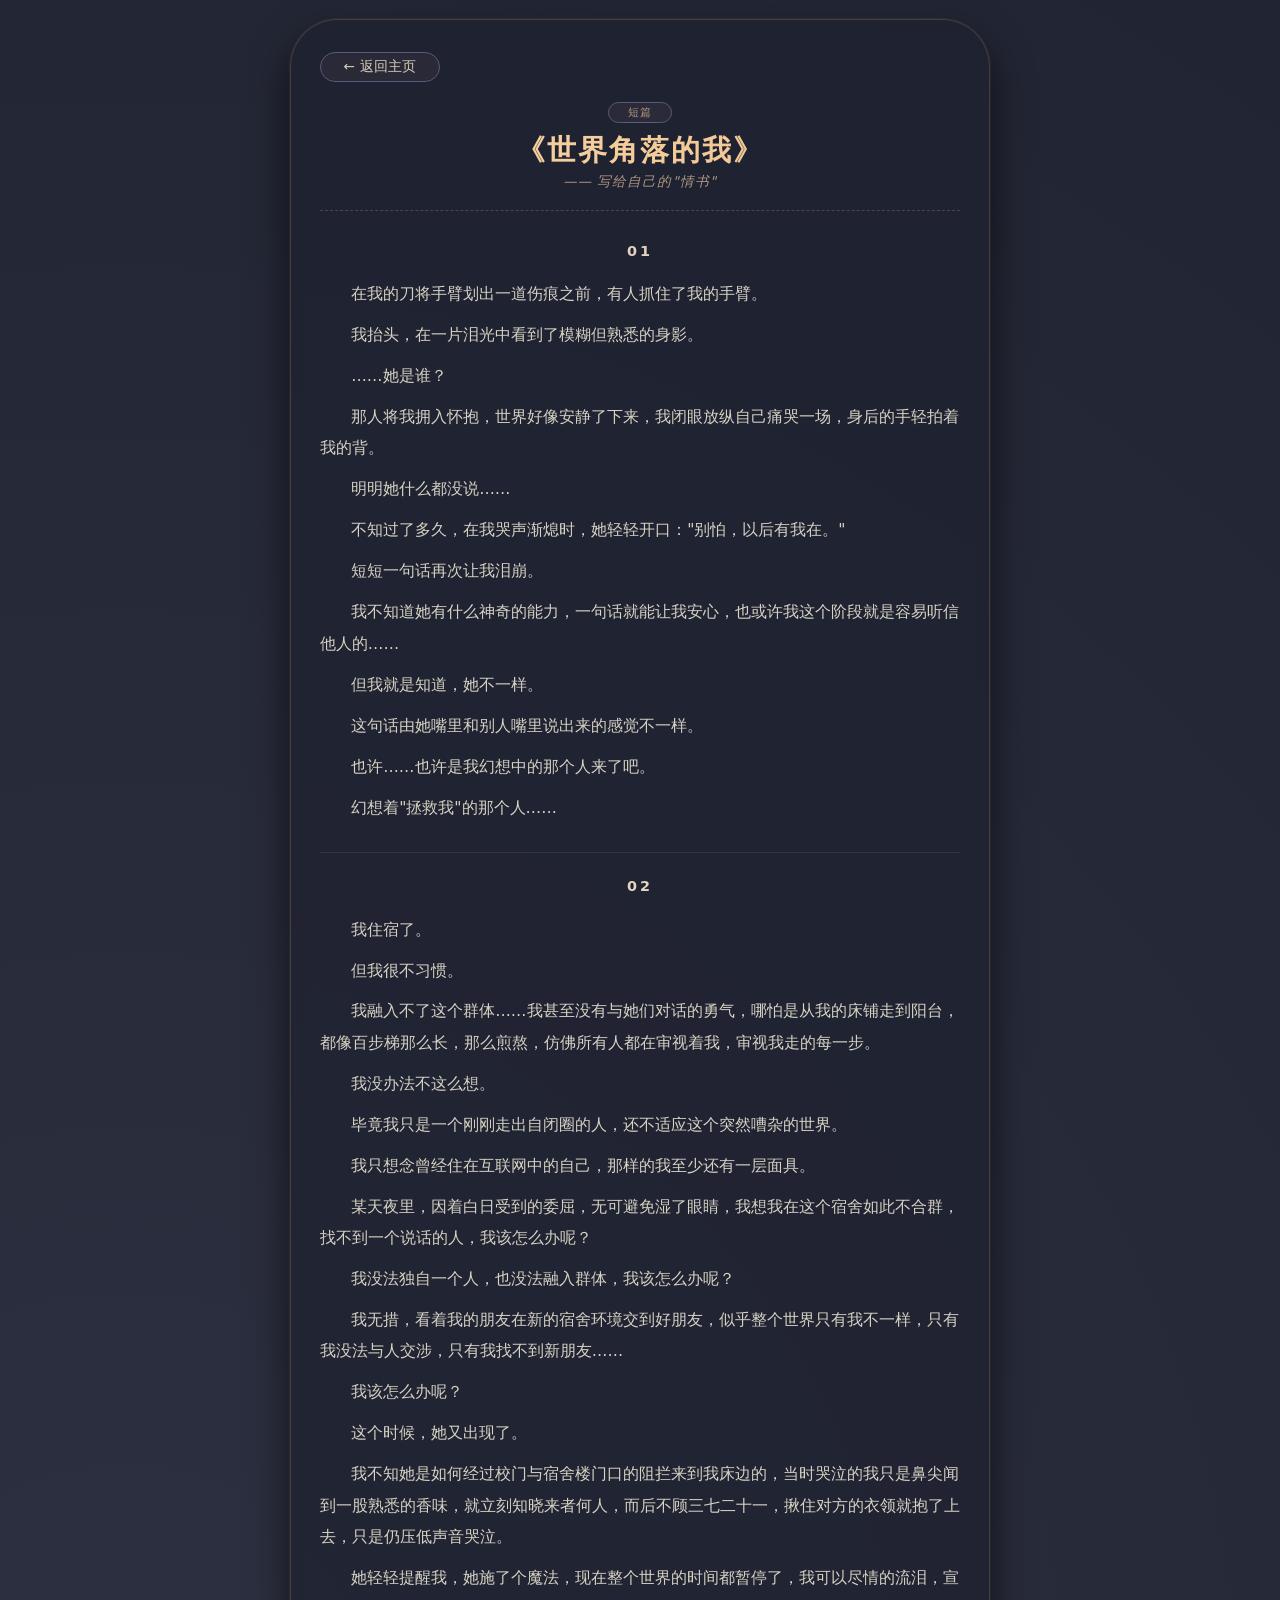
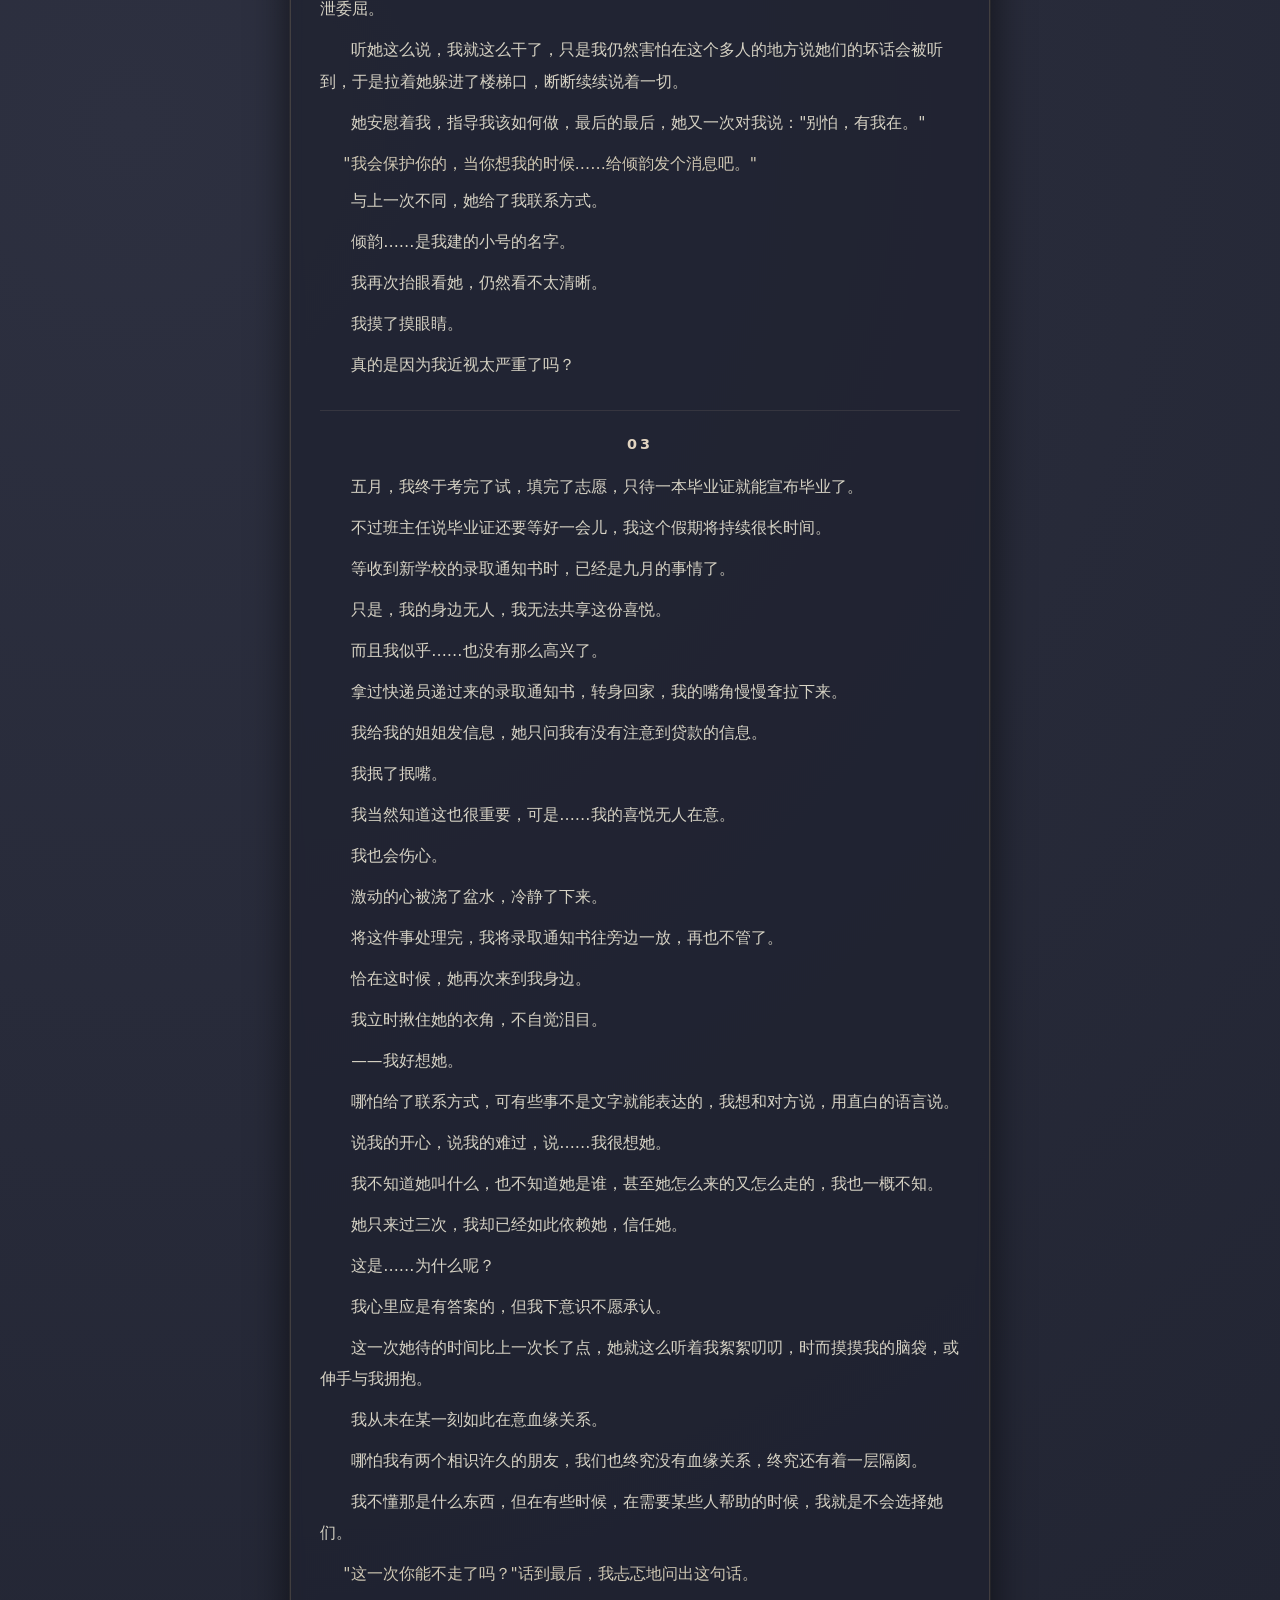
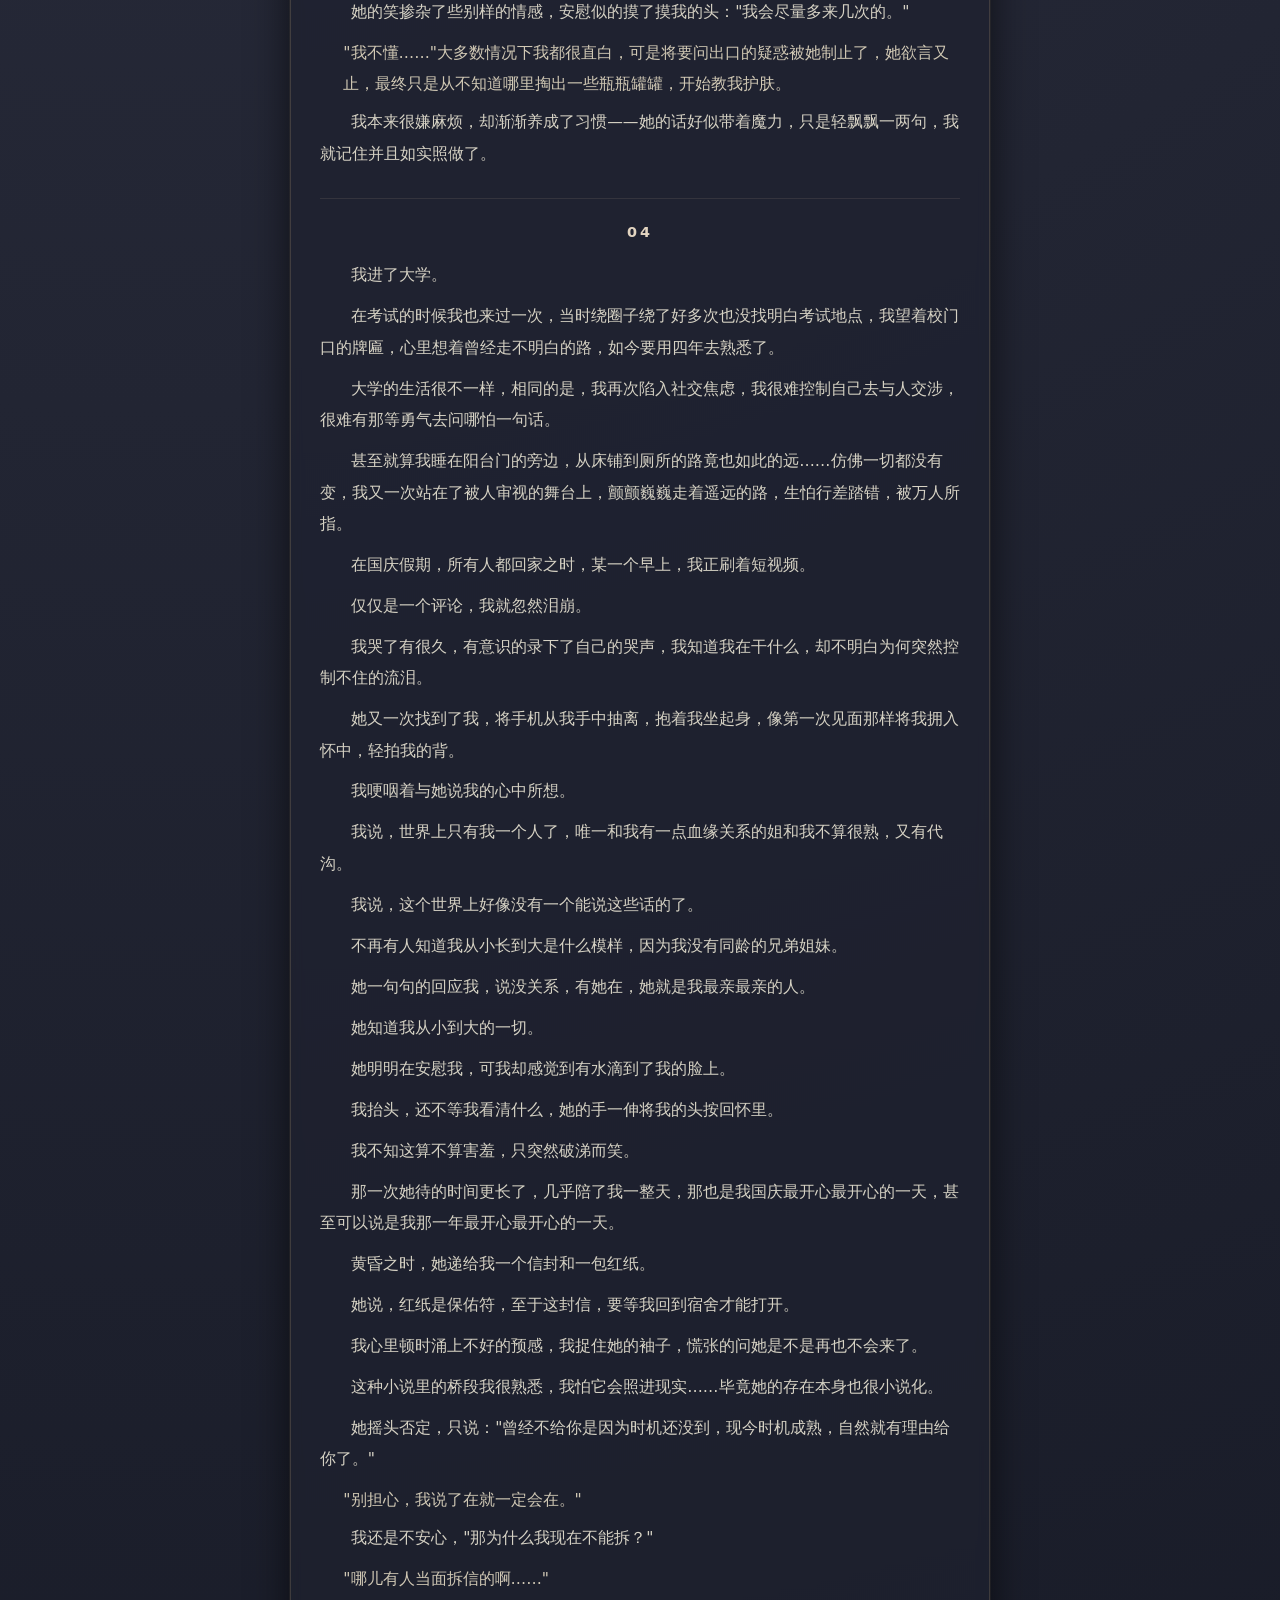
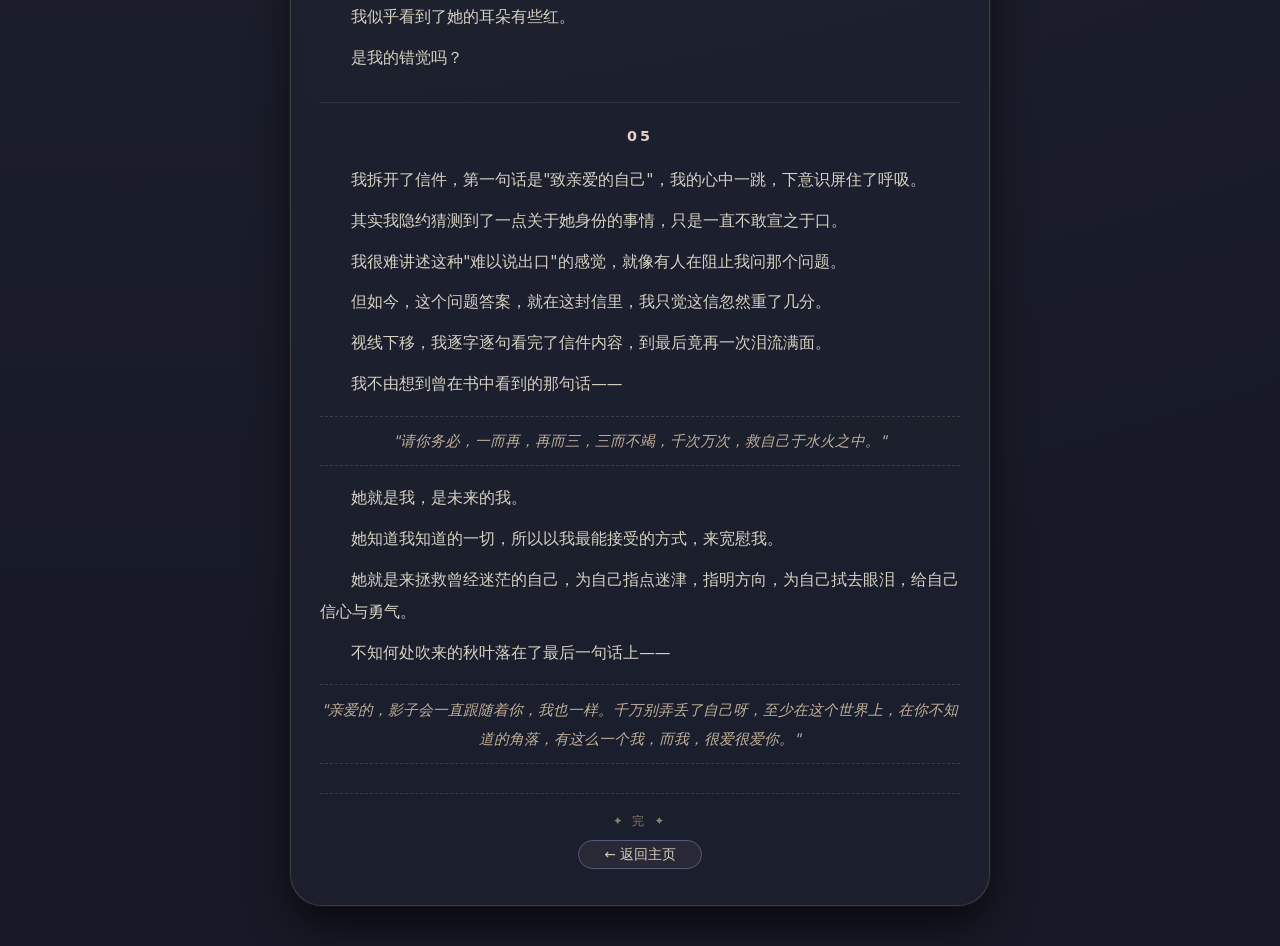
<file: novel.html>
<!DOCTYPE html>
<html lang="zh-CN">
<head>
    <meta charset="UTF-8">
    <meta name="viewport" content="width=device-width, initial-scale=1.0, maximum-scale=1.0, user-scalable=yes, viewport-fit=cover">
    <title>《世界角落的我》· 短篇</title>
    <style>
        /* ===== 全局重置 — 继承自介游戏化风格 ===== */
        * {
            margin: 0;
            padding: 0;
            box-sizing: border-box;
        }

        body {
            background: #1b1e2b;
            background-image: radial-gradient(circle at 10% 30%, #2d3040 0%, #171a26 90%);
            font-family: 'Segoe UI', system-ui, -apple-system, 'Helvetica Neue', sans-serif;
            padding: 1.2rem 1rem 2.5rem;
            min-height: 100vh;
            display: flex;
            flex-direction: column;
            align-items: center;
            color: #eaeef2;
        }

        /* ===== 主卡片 ===== */
        .profile-card {
            max-width: 700px;
            width: 100%;
            background: rgba(30, 34, 48, 0.7);
            backdrop-filter: blur(6px);
            -webkit-backdrop-filter: blur(6px);
            border-radius: 48px 48px 32px 32px;
            padding: 2rem 1.8rem 2.2rem;
            box-shadow: 0 20px 40px rgba(0, 0, 0, 0.6), 0 0 0 1px rgba(255, 215, 150, 0.08);
            border: 1px solid rgba(255, 215, 150, 0.15);
            transition: all 0.2s ease;
        }

        /* ===== 返回按钮 ===== */
        .back-bar {
            margin-bottom: 1.2rem;
        }
        .back-btn {
            display: inline-block;
            background: rgba(60, 55, 70, 0.4);
            border-radius: 40px;
            padding: 0.3rem 1.4rem;
            font-size: 0.85rem;
            color: #d6ceb8;
            text-decoration: none;
            border: 1px solid #5a5a7a;
            transition: 0.2s;
            backdrop-filter: blur(2px);
            letter-spacing: 0.3px;
        }
        .back-btn:hover {
            background: #dbb594;
            color: #1b1e2b;
            border-color: #dbb594;
            transform: translateX(-4px);
        }
        .back-btn::before {
            content: "← ";
        }

        /* ===== 标题区 ===== */
        .story-header {
            text-align: center;
            padding-bottom: 1.2rem;
            border-bottom: 1px dashed rgba(255, 215, 150, 0.2);
            margin-bottom: 1.6rem;
        }
        .story-header .tag {
            font-size: 0.7rem;
            color: #b09684;
            background: rgba(60, 55, 70, 0.4);
            padding: 0.1rem 1.2rem;
            border-radius: 40px;
            display: inline-block;
            letter-spacing: 1px;
            border: 1px solid #5a5a7a;
            margin-bottom: 0.6rem;
        }
        .story-header h1 {
            font-size: 1.8rem;
            font-weight: 600;
            letter-spacing: 2px;
            background: linear-gradient(135deg, #f7d8a8, #f0c08c);
            -webkit-background-clip: text;
            background-clip: text;
            color: transparent;
            line-height: 1.3;
        }
        .story-header .subtitle {
            font-size: 0.85rem;
            color: #b09684;
            margin-top: 0.2rem;
            font-style: italic;
            letter-spacing: 1px;
        }

        /* ===== 正文 ===== */
        .story-body {
            font-size: 0.98rem;
            color: #d6d2c4;
            line-height: 2;
        }
        .story-body .chapter {
            font-size: 0.9rem;
            font-weight: 600;
            color: #e2d4c0;
            letter-spacing: 3px;
            text-align: center;
            margin: 1.8rem 0 0.8rem;
            padding-top: 1.2rem;
            border-top: 1px solid rgba(200, 180, 155, 0.12);
        }
        .story-body .chapter:first-of-type {
            border-top: none;
            padding-top: 0;
            margin-top: 0;
        }
        .story-body p {
            text-indent: 2em;
            margin-bottom: 0.6rem;
        }
        .story-body .dialogue {
            text-indent: 0;
            padding-left: 1.5em;
            margin-bottom: 0.4rem;
            color: #d0c8b4;
        }

        /* ===== 引用句 ===== */
        .story-body .quote-line {
            text-align: center;
            font-style: italic;
            color: #c0b09a;
            font-size: 0.92rem;
            text-indent: 0;
            margin: 1rem 0;
            padding: 0.6rem 0;
            border-top: 1px dashed rgba(200, 180, 155, 0.2);
            border-bottom: 1px dashed rgba(200, 180, 155, 0.2);
        }

        /* ===== 底部 ===== */
        .story-footer {
            margin-top: 1.8rem;
            padding-top: 1.2rem;
            border-top: 1px dashed rgba(255, 215, 150, 0.15);
            text-align: center;
        }
        .story-footer .footer-end {
            display: block;
            font-size: 0.75rem;
            color: #8a7e6e;
            letter-spacing: 3px;
            margin-bottom: 0.6rem;
        }
        .story-footer .footer-back {
            display: inline-block;
            background: rgba(60, 55, 70, 0.4);
            border-radius: 40px;
            padding: 0.3rem 1.6rem;
            font-size: 0.85rem;
            color: #d6ceb8;
            text-decoration: none;
            border: 1px solid #5a5a7a;
            transition: 0.2s;
            backdrop-filter: blur(2px);
        }
        .story-footer .footer-back:hover {
            background: #dbb594;
            color: #1b1e2b;
            border-color: #dbb594;
            transform: translateX(-4px);
        }
        .story-footer .footer-back::before {
            content: "← ";
        }

        /* ===== 响应式 ===== */
        @media (max-width: 480px) {
            body {
                padding: 0.8rem 0.6rem 1.8rem;
            }
            .profile-card {
                padding: 1.5rem 1rem 1.8rem;
                border-radius: 32px 32px 24px 24px;
            }
            .story-header h1 {
                font-size: 1.4rem;
            }
            .story-body {
                font-size: 0.9rem;
                line-height: 1.9;
            }
            .story-body .chapter {
                font-size: 0.8rem;
                margin: 1.4rem 0 0.6rem;
            }
            .back-btn {
                font-size: 0.75rem;
                padding: 0.2rem 1rem;
            }
            .story-footer .footer-back {
                font-size: 0.75rem;
                padding: 0.2rem 1.2rem;
            }
        }

        @media (max-width: 380px) {
            .profile-card {
                padding: 1rem 0.8rem 1.4rem;
                border-radius: 24px;
            }
            .story-header h1 {
                font-size: 1.2rem;
            }
            .story-body {
                font-size: 0.85rem;
            }
        }
    </style>
</head>
<body>

    <div class="profile-card">

        <!-- ===== 顶部返回 ===== -->
        <div class="back-bar">
            <a href="javascript:history.back()" class="back-btn">返回主页</a>
        </div>

        <!-- ===== 标题 ===== -->
        <div class="story-header">
            <span class="tag">短篇</span>
            <h1>《世界角落的我》</h1>
            <p class="subtitle">—— 写给自己的"情书"</p>
        </div>

        <!-- ===== 正文 ===== -->
        <div class="story-body">

            <!-- 01 -->
            <div class="chapter">01</div>
            <p>在我的刀将手臂划出一道伤痕之前，有人抓住了我的手臂。</p>
            <p>我抬头，在一片泪光中看到了模糊但熟悉的身影。</p>
            <p>……她是谁？</p>
            <p>那人将我拥入怀抱，世界好像安静了下来，我闭眼放纵自己痛哭一场，身后的手轻拍着我的背。</p>
            <p>明明她什么都没说……</p>
            <p>不知过了多久，在我哭声渐熄时，她轻轻开口："别怕，以后有我在。"</p>
            <p>短短一句话再次让我泪崩。</p>
            <p>我不知道她有什么神奇的能力，一句话就能让我安心，也或许我这个阶段就是容易听信他人的……</p>
            <p>但我就是知道，她不一样。</p>
            <p>这句话由她嘴里和别人嘴里说出来的感觉不一样。</p>
            <p>也许……也许是我幻想中的那个人来了吧。</p>
            <p>幻想着"拯救我"的那个人……</p>

            <!-- 02 -->
            <div class="chapter">02</div>
            <p>我住宿了。</p>
            <p>但我很不习惯。</p>
            <p>我融入不了这个群体……我甚至没有与她们对话的勇气，哪怕是从我的床铺走到阳台，都像百步梯那么长，那么煎熬，仿佛所有人都在审视着我，审视我走的每一步。</p>
            <p>我没办法不这么想。</p>
            <p>毕竟我只是一个刚刚走出自闭圈的人，还不适应这个突然嘈杂的世界。</p>
            <p>我只想念曾经住在互联网中的自己，那样的我至少还有一层面具。</p>
            <p>某天夜里，因着白日受到的委屈，无可避免湿了眼睛，我想我在这个宿舍如此不合群，找不到一个说话的人，我该怎么办呢？</p>
            <p>我没法独自一个人，也没法融入群体，我该怎么办呢？</p>
            <p>我无措，看着我的朋友在新的宿舍环境交到好朋友，似乎整个世界只有我不一样，只有我没法与人交涉，只有我找不到新朋友……</p>
            <p>我该怎么办呢？</p>
            <p>这个时候，她又出现了。</p>
            <p>我不知她是如何经过校门与宿舍楼门口的阻拦来到我床边的，当时哭泣的我只是鼻尖闻到一股熟悉的香味，就立刻知晓来者何人，而后不顾三七二十一，揪住对方的衣领就抱了上去，只是仍压低声音哭泣。</p>
            <p>她轻轻提醒我，她施了个魔法，现在整个世界的时间都暂停了，我可以尽情的流泪，宣泄委屈。</p>
            <p>听她这么说，我就这么干了，只是我仍然害怕在这个多人的地方说她们的坏话会被听到，于是拉着她躲进了楼梯口，断断续续说着一切。</p>
            <p>她安慰着我，指导我该如何做，最后的最后，她又一次对我说："别怕，有我在。"</p>
            <p class="dialogue">"我会保护你的，当你想我的时候……给倾韵发个消息吧。"</p>
            <p>与上一次不同，她给了我联系方式。</p>
            <p>倾韵……是我建的小号的名字。</p>
            <p>我再次抬眼看她，仍然看不太清晰。</p>
            <p>我摸了摸眼睛。</p>
            <p>真的是因为我近视太严重了吗？</p>

            <!-- 03 -->
            <div class="chapter">03</div>
            <p>五月，我终于考完了试，填完了志愿，只待一本毕业证就能宣布毕业了。</p>
            <p>不过班主任说毕业证还要等好一会儿，我这个假期将持续很长时间。</p>
            <p>等收到新学校的录取通知书时，已经是九月的事情了。</p>
            <p>只是，我的身边无人，我无法共享这份喜悦。</p>
            <p>而且我似乎……也没有那么高兴了。</p>
            <p>拿过快递员递过来的录取通知书，转身回家，我的嘴角慢慢耷拉下来。</p>
            <p>我给我的姐姐发信息，她只问我有没有注意到贷款的信息。</p>
            <p>我抿了抿嘴。</p>
            <p>我当然知道这也很重要，可是……我的喜悦无人在意。</p>
            <p>我也会伤心。</p>
            <p>激动的心被浇了盆水，冷静了下来。</p>
            <p>将这件事处理完，我将录取通知书往旁边一放，再也不管了。</p>
            <p>恰在这时候，她再次来到我身边。</p>
            <p>我立时揪住她的衣角，不自觉泪目。</p>
            <p>——我好想她。</p>
            <p>哪怕给了联系方式，可有些事不是文字就能表达的，我想和对方说，用直白的语言说。</p>
            <p>说我的开心，说我的难过，说……我很想她。</p>
            <p>我不知道她叫什么，也不知道她是谁，甚至她怎么来的又怎么走的，我也一概不知。</p>
            <p>她只来过三次，我却已经如此依赖她，信任她。</p>
            <p>这是……为什么呢？</p>
            <p>我心里应是有答案的，但我下意识不愿承认。</p>
            <p>这一次她待的时间比上一次长了点，她就这么听着我絮絮叨叨，时而摸摸我的脑袋，或伸手与我拥抱。</p>
            <p>我从未在某一刻如此在意血缘关系。</p>
            <p>哪怕我有两个相识许久的朋友，我们也终究没有血缘关系，终究还有着一层隔阂。</p>
            <p>我不懂那是什么东西，但在有些时候，在需要某些人帮助的时候，我就是不会选择她们。</p>
            <p class="dialogue">"这一次你能不走了吗？"话到最后，我忐忑地问出这句话。</p>
            <p>她的笑掺杂了些别样的情感，安慰似的摸了摸我的头："我会尽量多来几次的。"</p>
            <p class="dialogue">"我不懂……"大多数情况下我都很直白，可是将要问出口的疑惑被她制止了，她欲言又止，最终只是从不知道哪里掏出一些瓶瓶罐罐，开始教我护肤。</p>
            <p>我本来很嫌麻烦，却渐渐养成了习惯——她的话好似带着魔力，只是轻飘飘一两句，我就记住并且如实照做了。</p>

            <!-- 04 -->
            <div class="chapter">04</div>
            <p>我进了大学。</p>
            <p>在考试的时候我也来过一次，当时绕圈子绕了好多次也没找明白考试地点，我望着校门口的牌匾，心里想着曾经走不明白的路，如今要用四年去熟悉了。</p>
            <p>大学的生活很不一样，相同的是，我再次陷入社交焦虑，我很难控制自己去与人交涉，很难有那等勇气去问哪怕一句话。</p>
            <p>甚至就算我睡在阳台门的旁边，从床铺到厕所的路竟也如此的远……仿佛一切都没有变，我又一次站在了被人审视的舞台上，颤颤巍巍走着遥远的路，生怕行差踏错，被万人所指。</p>
            <p>在国庆假期，所有人都回家之时，某一个早上，我正刷着短视频。</p>
            <p>仅仅是一个评论，我就忽然泪崩。</p>
            <p>我哭了有很久，有意识的录下了自己的哭声，我知道我在干什么，却不明白为何突然控制不住的流泪。</p>
            <p>她又一次找到了我，将手机从我手中抽离，抱着我坐起身，像第一次见面那样将我拥入怀中，轻拍我的背。</p>
            <p>我哽咽着与她说我的心中所想。</p>
            <p>我说，世界上只有我一个人了，唯一和我有一点血缘关系的姐和我不算很熟，又有代沟。</p>
            <p>我说，这个世界上好像没有一个能说这些话的了。</p>
            <p>不再有人知道我从小长到大是什么模样，因为我没有同龄的兄弟姐妹。</p>
            <p>她一句句的回应我，说没关系，有她在，她就是我最亲最亲的人。</p>
            <p>她知道我从小到大的一切。</p>
            <p>她明明在安慰我，可我却感觉到有水滴到了我的脸上。</p>
            <p>我抬头，还不等我看清什么，她的手一伸将我的头按回怀里。</p>
            <p>我不知这算不算害羞，只突然破涕而笑。</p>
            <p>那一次她待的时间更长了，几乎陪了我一整天，那也是我国庆最开心最开心的一天，甚至可以说是我那一年最开心最开心的一天。</p>
            <p>黄昏之时，她递给我一个信封和一包红纸。</p>
            <p>她说，红纸是保佑符，至于这封信，要等我回到宿舍才能打开。</p>
            <p>我心里顿时涌上不好的预感，我捉住她的袖子，慌张的问她是不是再也不会来了。</p>
            <p>这种小说里的桥段我很熟悉，我怕它会照进现实……毕竟她的存在本身也很小说化。</p>
            <p>她摇头否定，只说："曾经不给你是因为时机还没到，现今时机成熟，自然就有理由给你了。"</p>
            <p class="dialogue">"别担心，我说了在就一定会在。"</p>
            <p>我还是不安心，"那为什么我现在不能拆？"</p>
            <p class="dialogue">"哪儿有人当面拆信的啊……"</p>
            <p>我似乎看到了她的耳朵有些红。</p>
            <p>是我的错觉吗？</p>

            <!-- 05 -->
            <div class="chapter">05</div>
            <p>我拆开了信件，第一句话是"致亲爱的自己"，我的心中一跳，下意识屏住了呼吸。</p>
            <p>其实我隐约猜测到了一点关于她身份的事情，只是一直不敢宣之于口。</p>
            <p>我很难讲述这种"难以说出口"的感觉，就像有人在阻止我问那个问题。</p>
            <p>但如今，这个问题答案，就在这封信里，我只觉这信忽然重了几分。</p>
            <p>视线下移，我逐字逐句看完了信件内容，到最后竟再一次泪流满面。</p>
            <p>我不由想到曾在书中看到的那句话——</p>
            <div class="quote-line">"请你务必，一而再，再而三，三而不竭，千次万次，救自己于水火之中。"</div>
            <p>她就是我，是未来的我。</p>
            <p>她知道我知道的一切，所以以我最能接受的方式，来宽慰我。</p>
            <p>她就是来拯救曾经迷茫的自己，为自己指点迷津，指明方向，为自己拭去眼泪，给自己信心与勇气。</p>
            <p>不知何处吹来的秋叶落在了最后一句话上——</p>
            <div class="quote-line">"亲爱的，影子会一直跟随着你，我也一样。千万别弄丢了自己呀，至少在这个世界上，在你不知道的角落，有这么一个我，而我，很爱很爱你。"</div>

        </div>

        <!-- ===== 底部 ===== -->
        <div class="story-footer">
            <span class="footer-end">✦ 完 ✦</span>
            <a href="javascript:history.back()" class="footer-back">返回主页</a>
        </div>

    </div>

</body>
</html>
</file>
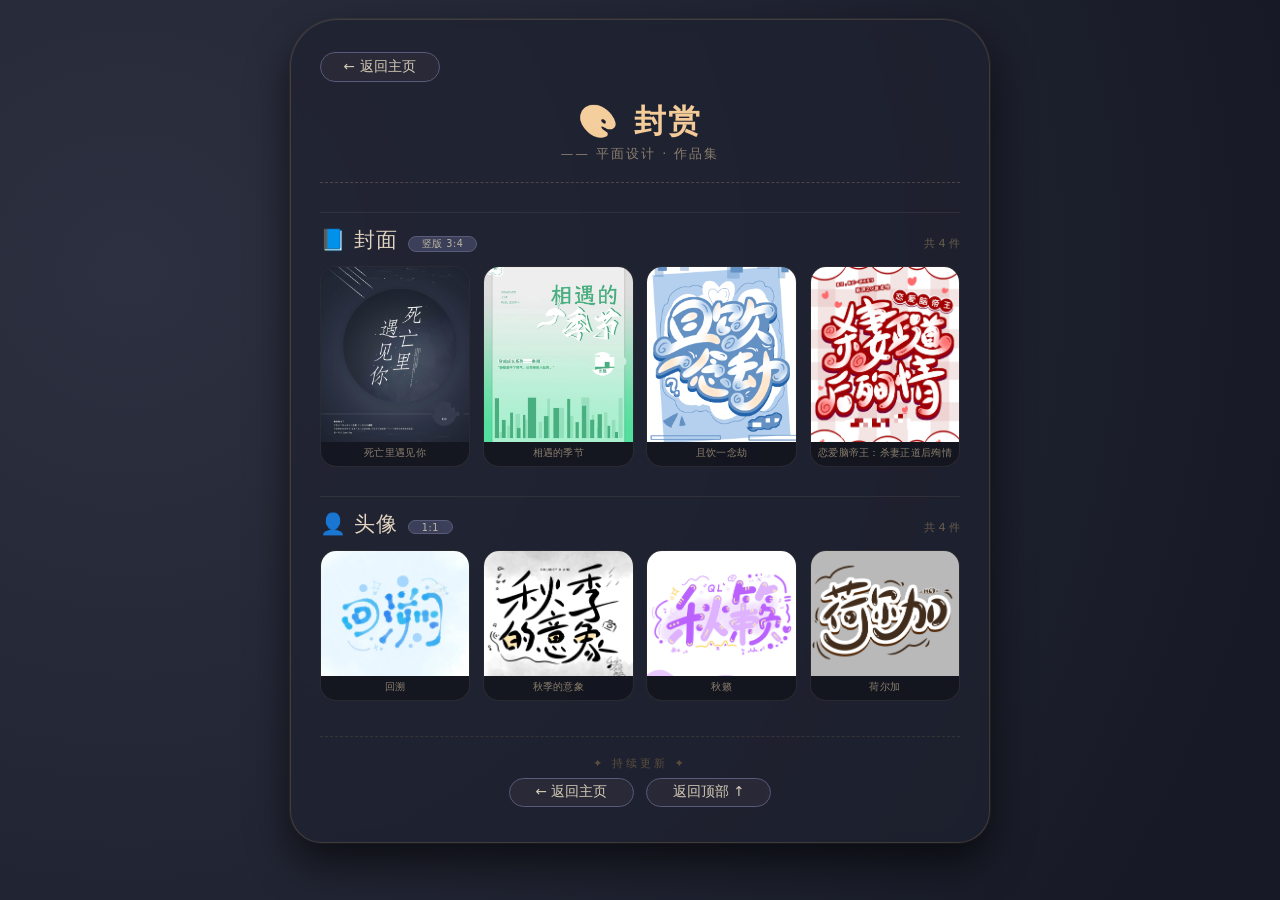
<file: works.html>
<!DOCTYPE html>
<html lang="zh-CN">
<head>
    <meta charset="UTF-8">
    <meta name="viewport" content="width=device-width, initial-scale=1.0, maximum-scale=1.0, user-scalable=yes, viewport-fit=cover">
    <title>封赏 · 作品集</title>
    <style>
        /* ===== 全局重置 — 继承自介游戏化风格 ===== */
        * {
            margin: 0;
            padding: 0;
            box-sizing: border-box;
        }

        body {
            background: #1b1e2b;
            background-image: radial-gradient(circle at 10% 30%, #2d3040 0%, #171a26 90%);
            font-family: 'Segoe UI', system-ui, -apple-system, 'Helvetica Neue', sans-serif;
            padding: 1.2rem 1rem 2.5rem;
            min-height: 100vh;
            display: flex;
            flex-direction: column;
            align-items: center;
            color: #eaeef2;
        }

        /* ===== 主卡片 ===== */
        .profile-card {
            max-width: 700px;
            width: 100%;
            background: rgba(30, 34, 48, 0.7);
            backdrop-filter: blur(6px);
            -webkit-backdrop-filter: blur(6px);
            border-radius: 48px 48px 32px 32px;
            padding: 2rem 1.8rem 2.2rem;
            box-shadow: 0 20px 40px rgba(0, 0, 0, 0.6), 0 0 0 1px rgba(255, 215, 150, 0.08);
            border: 1px solid rgba(255, 215, 150, 0.15);
            transition: all 0.2s ease;
        }

        /* ===== 返回按钮 ===== */
        .back-bar {
            margin-bottom: 1.2rem;
        }
        .back-btn {
            display: inline-block;
            background: rgba(60, 55, 70, 0.4);
            border-radius: 40px;
            padding: 0.3rem 1.4rem;
            font-size: 0.85rem;
            color: #d6ceb8;
            text-decoration: none;
            border: 1px solid #5a5a7a;
            transition: 0.2s;
            backdrop-filter: blur(2px);
            letter-spacing: 0.3px;
        }
        .back-btn:hover {
            background: #dbb594;
            color: #1b1e2b;
            border-color: #dbb594;
            transform: translateX(-4px);
        }
        .back-btn::before {
            content: "← ";
        }

        /* ===== 标题区 ===== */
        .page-header {
            text-align: center;
            padding-bottom: 1.2rem;
            border-bottom: 1px dashed rgba(255, 215, 150, 0.2);
            margin-bottom: 1.6rem;
        }
        .page-header h1 {
            font-size: 2rem;
            font-weight: 600;
            letter-spacing: 2px;
            background: linear-gradient(135deg, #f7d8a8, #f0c08c);
            -webkit-background-clip: text;
            background-clip: text;
            color: transparent;
            line-height: 1.3;
        }
        .page-header .subtitle {
            font-size: 0.8rem;
            color: #8a7e6e;
            letter-spacing: 2px;
            margin-top: 0.2rem;
        }

        /* ===== 分区 ===== */
        .gallery-section {
            margin-top: 1.8rem;
            padding-top: 0.8rem;
            border-top: 1px solid rgba(200, 180, 155, 0.1);
        }
        .gallery-section:first-of-type {
            border-top: none;
            margin-top: 0;
            padding-top: 0;
        }

        .section-header {
            display: flex;
            align-items: baseline;
            gap: 0.6rem;
            margin-bottom: 0.8rem;
            flex-wrap: wrap;
        }
        .section-header .section-name {
            font-size: 1.3rem;
            font-weight: 500;
            letter-spacing: 1px;
            color: #e2d4c0;
        }
        .section-header .section-badge {
            font-size: 0.6rem;
            background: #3b3f5a;
            padding: 0.05rem 0.8rem;
            border-radius: 30px;
            color: #bdb6a2;
            border: 1px solid #585c78;
            letter-spacing: 0.5px;
        }
        .section-header .section-count {
            font-size: 0.7rem;
            color: #6a5e4e;
            margin-left: auto;
        }

        /* ===== 作品网格 ===== */
        .grid-4 {
            display: grid;
            grid-template-columns: repeat(4, 1fr);
            gap: 0.8rem;
        }

        /* ===== 作品卡片 ===== */
        .work-item {
            background: rgba(20, 22, 35, 0.5);
            border-radius: 16px;
            overflow: hidden;
            border: 1px solid rgba(255, 215, 150, 0.08);
            transition: 0.2s ease;
            aspect-ratio: 3 / 4; /* 封面默认 3:4 */
            display: flex;
            flex-direction: column;
        }
        .work-item:hover {
            border-color: rgba(255, 215, 150, 0.25);
            transform: translateY(-2px);
            box-shadow: 0 6px 20px rgba(0, 0, 0, 0.3);
        }

        /* 头像专用 — 覆盖为 1:1 */
        .work-item.avatar {
            aspect-ratio: 1 / 1;
        }

        /* 图片占位区 */
        .work-img {
            width: 100%;
            flex: 1;
            background: #242838;
            display: flex;
            align-items: center;
            justify-content: center;
            font-size: 0.7rem;
            color: #5a4e3e;
            letter-spacing: 0.5px;
            position: relative;
            overflow: hidden;
        }
        .work-img .placeholder-icon {
            font-size: 1.8rem;
            opacity: 0.3;
        }
        .work-img img {
            width: 100%;
            height: 100%;
            object-fit: cover;
            display: block;
        }

        /* 作品名称 */
        .work-label {
            padding: 0.3rem 0.4rem 0.4rem;
            font-size: 0.6rem;
            color: #8a7e6e;
            text-align: center;
            background: rgba(0, 0, 0, 0.2);
            white-space: nowrap;
            overflow: hidden;
            text-overflow: ellipsis;
            letter-spacing: 0.3px;
        }

        /* ===== 空状态占位 ===== */
        .empty-placeholder {
            grid-column: 1 / -1;
            color: #4a3e2e;
            font-size: 0.85rem;
            padding: 1.2rem 0;
            text-align: center;
            font-style: italic;
            letter-spacing: 0.5px;
        }

        /* ===== 底部 ===== */
        .page-footer {
            margin-top: 2.2rem;
            padding-top: 1.2rem;
            border-top: 1px dashed rgba(255, 215, 150, 0.1);
            text-align: center;
        }
        .footer-links {
            display: flex;
            justify-content: center;
            gap: 0.8rem;
            flex-wrap: wrap;
            margin-top: 0.2rem;
        }
        .footer-back, .footer-top {
            display: inline-block;
            background: rgba(60, 55, 70, 0.4);
            border-radius: 40px;
            padding: 0.3rem 1.6rem;
            font-size: 0.85rem;
            color: #d6ceb8;
            text-decoration: none;
            border: 1px solid #5a5a7a;
            transition: 0.2s;
            backdrop-filter: blur(2px);
        }
        .footer-back:hover, .footer-top:hover {
            background: #dbb594;
            color: #1b1e2b;
            border-color: #dbb594;
            transform: translateX(-4px);
        }
        .footer-back::before {
            content: "← ";
        }
        .footer-top::after {
            content: " ↑";
        }
        .footer-end {
            display: block;
            font-size: 0.7rem;
            color: #5a4e3e;
            letter-spacing: 3px;
            margin-bottom: 0.4rem;
        }

        /* ===== 响应式 ===== */
        @media (max-width: 600px) {
            /* 手机上显示为 2 列 */
            .grid-4 {
                grid-template-columns: repeat(2, 1fr);
                gap: 0.6rem;
            }
            .work-item {
                border-radius: 12px;
            }
            .work-label {
                font-size: 0.55rem;
                padding: 0.2rem 0.3rem 0.3rem;
            }
        }

        @media (max-width: 480px) {
            body {
                padding: 0.8rem 0.6rem 1.8rem;
            }
            .profile-card {
                padding: 1.5rem 1rem 1.8rem;
                border-radius: 32px 32px 24px 24px;
            }
            .page-header h1 {
                font-size: 1.6rem;
            }
            .section-header .section-name {
                font-size: 1.1rem;
            }
            .back-btn {
                font-size: 0.75rem;
                padding: 0.2rem 1rem;
            }
            .footer-back, .footer-top {
                font-size: 0.75rem;
                padding: 0.2rem 1.2rem;
            }
            .grid-4 {
                gap: 0.5rem;
            }
        }

        @media (max-width: 380px) {
            .profile-card {
                padding: 1rem 0.8rem 1.4rem;
                border-radius: 24px;
            }
            .page-header h1 {
                font-size: 1.3rem;
            }
            .grid-4 {
                gap: 0.4rem;
            }
            .work-label {
                font-size: 0.5rem;
            }
        }
    </style>
</head>
<body>

    <div class="profile-card">

        <!-- ===== 顶部返回 ===== -->
        <div class="back-bar">
            <a href="javascript:history.back()" class="back-btn">返回主页</a>
        </div>

        <!-- ===== 标题 ===== -->
        <div class="page-header">
            <h1>🎨 封赏</h1>
            <p class="subtitle">—— 平面设计 · 作品集</p>
        </div>

        <!-- ============================================================ -->
        <!-- 分区一：封面 (3:4) -->
        <!-- ============================================================ -->
        <div class="gallery-section">
            <div class="section-header">
                <span class="section-name">📘 封面</span>
                <span class="section-badge">竖版    3:4</span>
                <span class="section-count">共 4 件</span>
            </div>
            <div class="grid-4">
                <!-- 示例作品 1 -->
                <div class="work-item">
                    <div class="work-img">
                        <!-- 替换为 <img src="你的图片地址.jpg" alt="作品名"> -->
                         <img src="./assets/covers/死亡里遇见你.jpg" alt="死亡里遇见你">
                        <!-- <span class="placeholder-icon">🖼️</span> -->
                    </div>
                    <div class="work-label">死亡里遇见你</div>
                </div>
                <!-- 示例作品 2 -->
                <div class="work-item">
                    <div class="work-img">
                        <img src="./assets/covers/相遇的季节.jpg" alt="相遇的季节">
                        <!-- <span class="placeholder-icon">🖼️</span> -->
                    </div>
                    <div class="work-label">相遇的季节</div>
                </div>
                <!-- 示例作品 3 -->
                <div class="work-item">
                    <div class="work-img">
                        <img src="./assets/covers/且饮一念劫.jpg" alt="且饮一念劫">
                        <!-- <span class="placeholder-icon">🖼️</span> -->
                    </div>
                    <div class="work-label">且饮一念劫</div>
                </div>
                <!-- 示例作品 4 -->
                <div class="work-item">
                    <div class="work-img">
                        <img src="./assets/covers/恋爱脑帝王：杀妻正道后殉情.jpg" alt="恋爱脑帝王：杀妻正道后殉情">
                        <!-- <span class="placeholder-icon">🖼️</span> -->
                    </div>
                    <div class="work-label">恋爱脑帝王：杀妻正道后殉情</div>
                </div>
                <!-- 空状态占位（无内容时显示，有内容后可删除） -->
                <!-- <div class="empty-placeholder">— 在这里添加你的封面作品 —</div> -->
            </div>
        </div>

        <!-- ============================================================ -->
        <!-- 分区二：头像 (1:1) -->
        <!-- ============================================================ -->
        <div class="gallery-section">
            <div class="section-header">
                <span class="section-name">👤 头像</span>
                <span class="section-badge">1:1</span>
                <span class="section-count">共 4 件</span>
            </div>
            <div class="grid-4">
                <!-- 示例头像 1 — 添加 .avatar 类 -->
                <div class="work-item avatar">
                    <div class="work-img">
                        <!-- <span class="placeholder-icon">👤</span> -->
                        <img src="./assets/avatars/回溯.jpg" alt="回溯">
                    </div>
                    <div class="work-label">回溯</div>
                </div>
                <!-- 示例头像 2 -->
                <div class="work-item avatar">
                    <div class="work-img">
                        <!-- <span class="placeholder-icon">👤</span> -->
                        <img src="./assets/avatars/秋季的意象.jpg" alt="秋季的意象">
                    </div>
                    <div class="work-label">秋季的意象</div>
                </div>
                <!-- 示例头像 3 -->
                <div class="work-item avatar">
                    <div class="work-img">
                        <!-- <span class="placeholder-icon">👤</span> -->
                        <img src="./assets/avatars/秋籁.jpg" alt="秋籁">
                    </div>
                    <div class="work-label">秋籁</div>
                </div>
                <!-- 示例头像 4 -->
                <div class="work-item avatar">
                    <div class="work-img">
                        <!-- <span class="placeholder-icon">👤</span> -->
                        <img src="./assets/avatars/荷尔加.jpg" alt="荷尔加">
                    </div>
                    <div class="work-label">荷尔加</div>
                </div>
                <!-- 空状态占位 -->
                <!-- <div class="empty-placeholder">— 在这里添加你的头像作品 —</div> -->
            </div>
        </div>

        <!-- ===== 底部 ===== -->
        <div class="page-footer">
            <span class="footer-end">✦ 持续更新 ✦</span>
            <div class="footer-links">
                <a href="./index.html" class="footer-back">返回主页</a>
                <a href="#" class="footer-top" onclick="window.scrollTo({top:0,behavior:'smooth'});return false;">返回顶部</a>
            </div>
        </div>

    </div>

</body>
</html>
</file>
<file: style.css>
/* ===== 全局颜色与变量 ===== */
:root {
    --color-bg: #12161a;        /* 玄色底 */
    --color-card: #1a2026;      /* 卡片底 */
    --color-wood: #5a6e54;      /* 低饱和木绿 */
    --color-wood-light: #7a9a6e;
    --color-water: #3a5a6a;     /* 暗青蓝 */
    --color-text: #d8d4c8;      /* 暖白文字 */
    --color-text-muted: #8a8a7a;/* 次要文字 */
    --color-border: rgba(255, 255, 255, 0.05);
}

/* ===== 极简顶部固定栏 ===== */
.top-bar {
    position: sticky;
    top: 0;
    padding: 1rem 1.5rem;
    background: rgba(18, 22, 26, 0.85); /* 纯玄色半透明 */
    backdrop-filter: blur(16px);
    -webkit-backdrop-filter: blur(16px);
    z-index: 90;
    display: flex;
    align-items: baseline; /* 让文字底部对齐 */
    gap: 0.6rem;
    border-bottom: 1px solid rgba(255, 255, 255, 0.03); /* 极细微的边线 */
    
    width: 100%;
    max-width: 700px;
    margin: 0 auto;
}

.top-bar h1 {
    font-size: 1.2rem;
    font-weight: 600;
    color: var(--color-text);
    letter-spacing: 1px;
}

.top-bar-subtitle {
    font-size: 0.65rem;
    color: var(--color-wood-light);
    letter-spacing: 2px;
    opacity: 0.7;
}

* {
    margin: 0;
    padding: 0;
    box-sizing: border-box;
    font-family: -apple-system, "PingFang SC", "Microsoft YaHei", sans-serif;
}

body {
    background-color: var(--color-bg);
    color: var(--color-text);
    height: 100vh;
    display: flex;
    flex-direction: column;
    overflow: hidden; /* 防止整个页面滚动，让内容区自己滚 */
}

/* ===== 主内容区 ===== */
.app-container {
    flex: 1;
    overflow-y: auto;
    padding: 1rem 1rem 5rem 1rem; /* 底部留空给导航栏 */
}

.tab-content {
    display: none;
    animation: fadeIn 0.3s ease;
}
.tab-content.active {
    display: block;
}

@keyframes fadeIn {
    from { opacity: 0; transform: translateY(5px); }
    to { opacity: 1; transform: translateY(0); }
}

/* ===== 卡片样式 ===== */
.card {
    background: linear-gradient(145deg, rgba(30, 36, 44, 0.8), rgba(20, 24, 30, 0.9));
    border-radius: 20px;
    padding: 1.5rem;
    margin-bottom: 1rem;
    border: 1px solid rgba(255, 255, 255, 0.05); /* 极细高光边 */
    box-shadow: 0 8px 32px rgba(0, 0, 0, 0.2); /* 立体阴影 */
    backdrop-filter: blur(10px);
}

.card h2 {
    font-size: 1.2rem;
    color: var(--color-wood-light);
    margin-bottom: 0.8rem;
    font-weight: 500;
}

.card p {
    font-size: 0.95rem;
    color: var(--color-text-muted);
    line-height: 1.6;
}

/* ===== 底部一级导航 ===== */
.bottom-tabs {
    position: fixed;
    bottom: 0;
    left: 0;
    width: 100%;
    background: rgba(26, 32, 38, 0.95);
    backdrop-filter: blur(10px);
    display: flex;
    justify-content: space-around;
    padding: 0.8rem 0 calc(0.8rem + env(safe-area-inset-bottom));
    border-top: 1px solid var(--color-border);
    z-index: 100;
}

.tab-btn {
    background: none;
    border: none;
    color: var(--color-text-muted);
    font-size: 1rem;
    padding: 0.5rem 1.5rem;
    border-radius: 20px;
    transition: 0.2s;
    cursor: pointer;
}

.tab-btn.active {
    color: var(--color-wood-light);
    background: rgba(90, 110, 84, 0.15);
    font-weight: 600;
}

/* ===== 展示页的二级 Tab ===== */
.sub-tabs {
    display: flex;
    gap: 0.5rem;
    margin-bottom: 1rem;
    overflow-x: auto;
}

.sub-tab-btn {
    background: var(--color-card);
    border: 1px solid var(--color-border);
    color: var(--color-text-muted);
    padding: 0.4rem 1.2rem;
    border-radius: 30px;
    font-size: 0.85rem;
    cursor: pointer;
    transition: 0.2s;
    white-space: nowrap;
}

.sub-tab-btn.active {
    background: var(--color-water);
    color: var(--color-text);
    border-color: var(--color-water);
}

.sub-tab-content {
    display: none;
}
.sub-tab-content.active {
    display: block;
    animation: fadeIn 0.3s ease;
}

/* ===== 书架列表样式 ===== */
.book-list {
    display: flex;
    flex-direction: column;
    gap: 0.8rem;
}
.book-item {
    padding-bottom: 0.8rem;
    border-bottom: 1px solid var(--color-border);
}
.book-item:last-child {
    border-bottom: none;
    padding-bottom: 0;
}
.book-title {
    font-size: 1rem;
    color: var(--color-text);
    font-weight: 500;
    margin-bottom: 0.3rem;
}
.book-meta {
    display: flex;
    flex-wrap: wrap;
    gap: 0.5rem;
    font-size: 0.75rem;
    color: var(--color-text-muted);
    align-items: center;
}
.book-meta .tag {
    background: rgba(58, 90, 106, 0.3);
    color: #a0c0d0;
    padding: 0.1rem 0.5rem;
    border-radius: 10px;
    border: 1px solid rgba(58, 90, 106, 0.5);
}
.book-meta .status {
    color: var(--color-wood-light);
}
.book-meta .rating {
    color: #d4af37; /* 星星颜色 */
    letter-spacing: 2px;
}

/* ===== 设计网格样式 ===== */
.design-grid {
    display: grid;
    grid-template-columns: repeat(2, 1fr);
    gap: 0.8rem;
}
@media (min-width: 600px) {
    .design-grid {
        grid-template-columns: repeat(3, 1fr);
    }
}
.design-item {
    display: flex;
    flex-direction: column;
    gap: 0.4rem;
}
.design-item img {
    width: 100%;
    border-radius: 12px;
    background: #2a3036;
    object-fit: cover;
    aspect-ratio: 3 / 4; /* 默认封面比例 */
}
/* 如果是头像，可以后续用 JS 加个 class 改成 1:1 */
.design-title {
    font-size: 0.75rem;
    color: var(--color-text-muted);
    display: flex;
    justify-content: space-between;
}
.design-title span {
    color: var(--color-wood);
}

/* ===== 管理员悬浮按钮 ===== */
.admin-btn {
    position: fixed;
    bottom: 80px; /* 在底部导航栏上方 */
    right: 20px;
    background: var(--color-water);
    color: #fff;
    border: none;
    padding: 0.6rem 1.2rem;
    border-radius: 30px;
    font-size: 0.9rem;
    box-shadow: 0 4px 10px rgba(0,0,0,0.3);
    cursor: pointer;
    z-index: 100;
    display: none; /* 默认隐藏，根据登录状态显示 */
}

/* 登录后变成“退出” */
.admin-btn.logged-in {
    background: var(--color-card);
    color: var(--color-text-muted);
    border: 1px solid var(--color-border);
}

/* ===== 模态框（弹窗）样式 ===== */
.modal {
    display: none;
    position: fixed;
    top: 0; left: 0; width: 100%; height: 100%;
    background: rgba(0, 0, 0, 0.7);
    backdrop-filter: blur(4px);
    z-index: 1000;
    justify-content: center;
    align-items: center;
}
.modal.active {
    display: flex;
}

.modal-content {
    background: var(--color-card);
    padding: 1.5rem;
    border-radius: 20px;
    width: 90%;
    max-width: 400px;
    border: 1px solid var(--color-border);
}

.modal-content h3 {
    margin-bottom: 1rem;
    color: var(--color-wood-light);
    font-weight: 500;
}

.modal-content input, .modal-content select, .modal-content textarea {
    width: 100%;
    padding: 0.8rem;
    margin-bottom: 0.8rem;
    background: var(--color-bg);
    border: 1px solid var(--color-border);
    color: var(--color-text);
    border-radius: 10px;
    outline: none;
}

.modal-actions {
    display: flex;
    justify-content: flex-end;
    gap: 1rem;
    margin-top: 1rem;
}

.modal-actions button {
    padding: 0.5rem 1.2rem;
    border-radius: 8px;
    border: none;
    cursor: pointer;
    font-size: 0.9rem;
}
#login-cancel, #action-cancel {
    background: transparent;
    color: var(--color-text-muted);
}
#login-submit, #action-save {
    background: var(--color-wood);
    color: #fff;
}

/* 美化这两个小加号按钮 */
#add-book-btn:hover, #add-design-btn:hover {
    background: var(--color-wood-light) !important;
    transform: scale(1.05);
}



/* 调整管理员按钮，放在左侧，刚好跟加号对称，不冲突 */
.admin-btn {
    bottom: 80px !important;
    right: auto !important;
    left: 24px !important; 
    padding: 0.4rem 1rem !important;
    font-size: 0.8rem !important;
}

/* ===== 列表里的操作按钮 ===== */
.book-item-header {
    display: flex;
    justify-content: space-between;
    align-items: flex-start;
}
.book-actions {
    display: flex;
    gap: 0.5rem;
}
.btn-small {
    background: transparent;
    border: 1px solid var(--color-border);
    color: var(--color-text-muted);
    padding: 0.1rem 0.5rem;
    border-radius: 6px;
    font-size: 0.7rem;
    cursor: pointer;
    transition: 0.2s;
}
.btn-small:hover {
    color: var(--color-text);
    border-color: var(--color-wood);
}
.btn-small.delete:hover {
    color: #ff8a8a;
    border-color: #ff8a8a;
}

/* 解决弹窗输入框聚焦时的蓝色描边 */
.modal-content input:focus, .modal-content select:focus, .modal-content textarea:focus {
    border-color: var(--color-wood);
}

/* ===== 工具栏与排序 ===== */
.shelf-toolbar {
    display: flex;
    justify-content: space-between;
    align-items: center;
    margin-bottom: 1rem;
    font-size: 0.85rem;
    color: var(--color-text-muted);
    padding: 0 0.5rem;
}
.sort-select {
    background: var(--color-card);
    color: var(--color-text);
    border: 1px solid var(--color-border);
    padding: 0.3rem 0.6rem;
    border-radius: 8px;
    font-size: 0.8rem;
    outline: none;
    cursor: pointer;
}

/* ===== 书架列表紧凑排版 ===== */
.book-item {
    padding: 0.8rem 0;
    border-bottom: 1px solid var(--color-border);
    display: flex;
    flex-direction: column;
    gap: 0.3rem; /* 行间距缩小 */
}
.book-item:last-child {
    border-bottom: none;
    padding-bottom: 0.2rem;
}
.book-item-header {
    display: flex;
    justify-content: space-between;
    align-items: center;
}

.book-index {
    font-family: monospace;
    color: var(--color-wood-light);
    font-size: 0.85rem;
    font-weight: bold;
}
.book-title {
    font-size: 0.95rem;
    color: var(--color-text);
    font-weight: 500;
}
.book-author {
    font-size: 0.75rem;
    color: var(--color-text-muted);
}

/* 第二行：分类、状态、星级、标签全挤在一行 */
.book-meta {
    display: flex;
    align-items: center;
    gap: 0.5rem;
    font-size: 0.7rem;
    flex-wrap: wrap; /* 如果实在太长，允许在极小屏幕折行 */
}
.cat-tag {
    background: rgba(58, 90, 106, 0.3);
    color: #a0c0d0;
    padding: 0.05rem 0.4rem;
    border-radius: 4px;
    border: 1px solid rgba(58, 90, 106, 0.5);
}
.status {
    color: var(--color-wood-light);
}
.rating {
    color: #d4af37;
    letter-spacing: 1px;
    font-size: 0.75rem;
}
/* 小标签 */
.mini-tag {
    color: var(--color-text-muted);
    background: rgba(255, 255, 255, 0.05);
    padding: 0.05rem 0.35rem;
    border-radius: 4px;
}

/* 操作按钮再缩小一点 */
.btn-small {
    padding: 0.1rem 0.4rem;
    font-size: 0.65rem;
}

/* ===== 设计网格 ===== */
.design-grid {
    display: grid;
    grid-template-columns: repeat(2, 1fr);
    gap: 0.8rem;
    margin-top: 1rem;
}
@media (min-width: 600px) {
    .design-grid { grid-template-columns: repeat(3, 1fr); }
}
.design-item {
    position: relative;
    display: flex;
    flex-direction: column;
    gap: 0.4rem;
}
/* 封面比例 */
.design-img-box {
    width: 100%;
    aspect-ratio: 3 / 4;
    background: var(--color-bg);
    border-radius: 12px;
    overflow: hidden;
    border: 1px solid var(--color-border);
}
/* 头像比例 */
.design-img-box.avatar {
    aspect-ratio: 1 / 1;
}
.design-img-box img {
    width: 100%;
    height: 100%;
    object-fit: cover;
    display: block;
}
.design-info {
    font-size: 0.75rem;
    display: flex;
    justify-content: space-between;
    align-items: center;
}
/* 设计上的操作按钮 (绝对定位在右上角) */
.design-actions {
    position: absolute;
    top: 5px;
    right: 5px;
    display: flex;
    gap: 4px;
    opacity: 0; /* 默认隐藏 */
    transition: 0.2s;
}
.design-item:hover .design-actions,
.design-item:active .design-actions {
    opacity: 1; /* 鼠标悬浮或手机点击时显示 */
}
.design-actions .btn-small {
    background: rgba(0,0,0,0.7);
    border: none;
    padding: 0.2rem 0.4rem;
}

/* 设计分类按钮 */
.design-cat-btn {
    background: transparent;
    border: none;
    color: var(--color-text-muted);
    padding: 0.4rem 1rem;
    font-size: 0.9rem;
    cursor: pointer;
    border-bottom: 2px solid transparent;
    transition: 0.2s;
}
.design-cat-btn.active {
    color: var(--color-wood-light);
    border-bottom-color: var(--color-wood-light);
}

/* 各种尺寸的容器 */
.design-img-box {
    width: 100%;
    background: var(--color-bg);
    border-radius: 12px;
    overflow: hidden;
    border: 1px solid var(--color-border);
}
.ratio-34 { aspect-ratio: 3 / 4; }
.ratio-11 { aspect-ratio: 1 / 1; }
.ratio-57 { aspect-ratio: 5 / 7; }
.ratio-169 { aspect-ratio: 16 / 9; }

/* ===== 个人主页通用排版组件 ===== */
.info-row {
    display: flex;
    flex-wrap: wrap;
    gap: 0.5rem;
    align-items: center;
}

.card p {
    line-height: 1.7;
    color: var(--color-text);
}

/* 提示/备注框 */
.note-box {
    margin-top: 1rem;
    padding: 0.8rem;
    background: rgba(255, 255, 255, 0.03);
    border-left: 3px solid var(--color-water);
    border-radius: 0 8px 8px 0;
    font-size: 0.85rem;
    color: var(--color-text-muted);
}

/* 警告/雷点文字 */
.warning-text {
    font-size: 0.9rem;
    color: #d8b4b4;
    background: rgba(163, 74, 74, 0.1);
    padding: 0.8rem;
    border-radius: 8px;
}

/

/* UP主标签列表 - 强制竖排 */
.up-list {
    display: flex !important;
    flex-direction: column !important; /* 强制竖向排列 */
    gap: 0.6rem !important; /* 增加了每一行之间的上下间距 */
    margin-top: 0.8rem !important;
}

.up-list span {
    display: block !important;
    width: 100%;
    background: rgba(255, 255, 255, 0.03);
    padding: 0.6rem 0.8rem !important; /* 增加了内部上下留白，看起来更舒展 */
    border-radius: 10px !important; /* 圆角稍微改大一点点，更圆润 */
    font-size: 0.85rem;
    color: var(--color-text-muted);
    border: 1px solid var(--color-border);
    box-sizing: border-box;
    line-height: 1.4;
}

/* ===== 我的/喜好 专用组件 ===== */

/* 引言框 */
.quote-box {
    text-align: center;
    font-style: italic;
    color: var(--color-text-muted);
    padding: 1.5rem 0;
    font-size: 0.95rem;
    letter-spacing: 1px;
}

/* 省流胶囊标签 */
.quick-info {
    display: flex;
    flex-wrap: wrap;
    gap: 0.5rem;
    justify-content: center;
    margin-bottom: 1.5rem;
}
.quick-info span {
    background: rgba(58, 90, 106, 0.2);
    color: #a0c0d0;
    padding: 0.2rem 0.8rem;
    border-radius: 30px;
    font-size: 0.75rem;
    border: 1px solid rgba(58, 90, 106, 0.4);
}

/* 列表去乱码与排版 */
.styled-list {
    list-style: none;
    padding-left: 0;
}
.styled-list > li {
    position: relative;
    padding-left: 1.2rem;
    margin-bottom: 0.6rem;
    font-size: 0.9rem;
    line-height: 1.6;
    color: var(--color-text);
}
.styled-list > li::before {
    content: ""; 
    position: absolute;
    left: 0;
    top: 0.6rem; /* 调整上下位置 */
    width: 5px;
    height: 5px;
    background-color: var(--color-wood-light); /* 用木绿色 */
    border-radius: 50%; /* 变成圆点 */
}

/* 嵌套的小列表 (心水剧情) */
.sub-list {
    display: flex;
    flex-direction: column;
    gap: 0.3rem;
    margin-top: 0.4rem;
    padding-left: 0.5rem;
}
.sub-list span {
    font-size: 0.8rem;
    color: var(--color-text-muted);
    background: rgba(255, 255, 255, 0.03);
    padding: 0.3rem 0.6rem;
    border-radius: 6px;
}

/* 小说偏好的小圆角标签 */
.small-tags {
    display: flex;
    flex-wrap: wrap;
    gap: 0.4rem;
}
.small-tags span {
    background: rgba(90, 110, 84, 0.15); /* 木色底 */
    color: var(--color-wood-light);
    font-size: 0.7rem; /* 字体调小 */
    padding: 0.15rem 0.6rem;
    border-radius: 20px; /* 圆角 */
    border: 1px solid rgba(90, 110, 84, 0.3);
}

ul {
    list-style: none !important;
}

/* ===== 修复爆掉的省流标签 ===== */
.quick-info {
    display: flex;
    flex-wrap: wrap; /* 允许换行 */
    gap: 0.6rem;
    justify-content: center;
    margin-bottom: 1.5rem;
    width: 100%;
}

.quick-info span {
    background: rgba(58, 90, 106, 0.2);
    color: #a0c0d0;
    padding: 0.2rem 0.8rem;
    border-radius: 30px;
    font-size: 0.75rem;
    border: 1px solid rgba(58, 90, 106, 0.4);
    height: fit-content; /* 防止高度被拉长 */
    white-space: nowrap; /* 文字不换行 */
}

/* 让顶部的文字在手机上也能优雅换行 */
.top-bar div {
    flex-wrap: wrap;
}

/* ===== 短篇阅读专属排版 ===== */
.story-container {
    background: var(--color-card);
    border-radius: 20px;
    padding: 2rem 1.5rem;
    border: 1px solid var(--color-border);
    box-shadow: 0 8px 32px rgba(0, 0, 0, 0.2);
}

.story-header {
    text-align: center;
    margin-bottom: 2.5rem;
    padding-bottom: 1.5rem;
    border-bottom: 1px dashed var(--color-border);
}

.story-header h2 {
    font-size: 1.4rem;
    color: var(--color-wood-light);
    font-weight: 600;
    letter-spacing: 2px;
    margin-bottom: 0.5rem;
}

.story-header p {
    font-size: 0.8rem;
    color: var(--color-text-muted);
    font-style: italic;
    letter-spacing: 1px;
}

.story-body {
    font-size: 0.95rem;
    line-height: 2.2; /* 行距拉大，呼吸感 */
    color: var(--color-text);
}

/* 首行缩进 2 字符 */
.story-body p {
    text-indent: 2em;
    margin-bottom: 1rem;
    text-align: justify; /* 两端对齐，边缘更整齐 */
}

/* 章节分割符 */
.story-divider {
    text-align: center;
    color: var(--color-wood);
    margin: 2.5rem 0;
    font-size: 0.9rem;
    opacity: 0.6;
    letter-spacing: 1rem;
}

/* 故事里的引用 */
.story-quote {
    text-indent: 0; /* 引用不需要缩进 */
    text-align: center;
    font-style: italic;
    color: var(--color-wood-light);
    margin: 1.5rem 1rem;
    padding: 1rem;
    background: rgba(90, 110, 84, 0.08);
    border-radius: 12px;
    border-left: 3px solid var(--color-wood);
    border-right: 3px solid var(--color-wood);
    line-height: 1.8;
    font-size: 0.9rem;
}

/* ===== 短篇章节数字标题 ===== */
.story-chapter {
    text-indent: 0; /* 不要缩进 */
    text-align: center;
    font-size: 1.2rem;
    font-family: monospace; /* 数字用等宽字体，更有设计感 */
    color: var(--color-wood-light);
    letter-spacing: 4px;
    margin: 3rem 0 1.5rem 0;
    padding-top: 1rem;
    border-top: 1px solid rgba(255, 255, 255, 0.05);
    font-weight: bold;
}
/* 第一个章节标题不需要顶部分割线 */
.story-chapter:first-of-type {
    margin-top: 1rem;
    border-top: none;
    padding-top: 0;
}

/* ===== 短篇封面页 ===== */
.story-cover-view {
    display: flex;
    justify-content: flex-start; /* 靠左 */
    align-items: flex-start;
    padding: 1rem 1rem 1rem 0; /* 左边去掉内边距，更贴边 */
}

.story-cover-card {
    background: var(--color-card);
    width: 100%;
    /* max-width: 320px;  <-- 把这个删掉 */
    max-width: 100%; /* 加上这句，让它铺满 */
    border-radius: 16px; 
    padding: 1.5rem 1.2rem; 
    border: 1px solid var(--color-border);
    box-shadow: 0 8px 24px rgba(0, 0, 0, 0.3);
    cursor: pointer;
    transition: 0.3s;
}

/* 鼠标悬浮时稍微右移并变成木色边框 */
.story-cover-card:hover {
    border-color: var(--color-wood);
    transform: translateX(4px);
}

.story-cover-card h2 {
    font-size: 1.2rem; /* 标题调小一点 */
    color: var(--color-wood-light);
    letter-spacing: 1px;
    margin-bottom: 0.4rem;
}

/* 小字 */
.story-subtitle {
    text-align: left;
    font-size: 0.8rem;
    color: var(--color-text-muted);
    font-style: italic;
}

.story-cover-card h2 {
    font-size: 1.5rem;
    color: var(--color-wood-light);
    letter-spacing: 2px;
    text-align: left;
}

.story-meta {
    display: flex;
    justify-content: flex-start;
    gap: 1rem;
    margin-bottom: 2.5rem;
    font-size: 0.75rem;
    color: var(--color-text-muted);
}

.enter-story-btn {
    background: var(--color-wood);
    color: #fff;
    border: none;
    padding: 0.8rem 2rem;
    border-radius: 30px;
    font-size: 0.95rem;
    cursor: pointer;
    transition: 0.3s;
    width: 100%;
    letter-spacing: 1px;
}
.enter-story-btn:hover {
    background: var(--color-wood-light);
    transform: translateY(-2px);
}

/* ===== 短篇封面页 ===== */
.story-cover-view {
    display: flex;
    justify-content: flex-start; /* 靠左对齐 */
    align-items: flex-start;
    padding: 2rem 1rem;
}

.story-cover-card {
    background: var(--color-card);
    width: 100%;
    max-width: 400px;
    border-radius: 20px;
    padding: 2rem 1.8rem;
    border: 1px solid var(--color-border);
    box-shadow: 0 10px 30px rgba(0, 0, 0, 0.3);
    cursor: pointer; /* 提示可点击 */
    transition: 0.3s;
}

.story-cover-card:hover {
    border-color: var(--color-wood);
    transform: translateY(-2px);
}

.story-cover-card h2 {
    font-size: 1.4rem;
    color: var(--color-wood-light);
    letter-spacing: 1px;
    margin-bottom: 0.5rem;
}

/* 居左对齐的小字 */
.story-subtitle {
    text-align: left;
    font-size: 0.85rem;
    color: var(--color-text-muted);
    font-style: italic;
}

/* ===== 短篇阅读页 ===== */
.story-read-view {
    position: relative;
    padding-top: 1rem;
}
/* 正文顶部的小标签 */
.story-read-tags {
    display: flex;
    gap: 0.6rem;
    margin-bottom: 2rem;
    padding-left: 1rem;
}

.story-read-tags span {
    background: rgba(90, 110, 84, 0.15); /* 木色半透明底 */
    color: var(--color-wood-light);      /* 木绿色文字 */
    border: 1px solid rgba(90, 110, 84, 0.3);
    padding: 0.15rem 0.6rem;
    border-radius: 20px;                 /* 圆角胶囊 */
    font-size: 0.75rem;
    letter-spacing: 0.5px;
}

/* 去掉原来正文里多余的大标题 */
.story-header {
    display: none; 
}

.story-container {
    background: var(--color-card);
    border-radius: 20px;
    padding: 2rem 1.5rem;
    border: 1px solid var(--color-border);
    box-shadow: 0 8px 32px rgba(0, 0, 0, 0.2);
}

/* ===== 短篇阅读行距稍微调小 ===== */
.story-body {
    font-size: 0.95rem;
    line-height: 1.9; /* 从 2.2 调到 1.9 */
    color: var(--color-text);
}

.story-body p {
    text-indent: 2em;
    margin-bottom: 1.2rem;
    text-align: justify;
}

/* ===== 阅读页顶部返回 ===== */
.story-nav-top {
    margin-bottom: 1.5rem;
    padding-left: 0.5rem;
}
.inline-back-btn {
    background: transparent;
    border: none;
    color: var(--color-text-muted);
    font-size: 0.9rem;
    cursor: pointer;
    padding: 0.5rem 0;
    transition: 0.2s;
}
.inline-back-btn:hover {
    color: var(--color-wood-light);
}

/* ===== 智能滚动悬浮球 ===== */
.scroll-fab {
    position: fixed;
    bottom: 80px; /* 在底部导航上方 */
    right: 20px;
    width: 44px;
    height: 44px;
    border-radius: 50%;
    background: rgba(30, 36, 44, 0.85);
    backdrop-filter: blur(8px);
    border: 1px solid var(--color-border);
    color: var(--color-text);
    font-size: 1.2rem;
    display: flex;
    justify-content: center;
    align-items: center;
    box-shadow: 0 4px 12px rgba(0, 0, 0, 0.4);
    cursor: pointer;
    z-index: 100;
    transition: 0.3s;
    opacity: 0.6; /* 平时半透明，不抢视线 */
}

.scroll-fab:hover {
    opacity: 1;
    background: var(--color-wood);
    color: white;
}
.control-btn:hover {
    background: var(--color-wood);
    color: white;
}

.scroll-controls {
    display: flex;
    gap: 0.5rem;
}

/* 章节数字标题 */
.story-chapter {
    text-indent: 0;
    text-align: center;
    font-size: 1.1rem;
    font-family: monospace;
    color: var(--color-wood-light);
    letter-spacing: 4px;
    margin: 3rem 0 1.5rem 0;
    border-top: 1px dashed rgba(255, 255, 255, 0.05);
    padding-top: 1rem;
    font-weight: bold;
}
.story-chapter:first-of-type {
    margin-top: 1rem;
    border-top: none;
    padding-top: 0;
}

/* 故事引用 */
.story-quote {
    text-indent: 0;
    text-align: center;
    font-style: italic;
    color: var(--color-wood-light);
    margin: 1.5rem 1rem;
    padding: 1rem;
    background: rgba(90, 110, 84, 0.08);
    border-radius: 12px;
    border-left: 3px solid var(--color-wood);
    border-right: 3px solid var(--color-wood);
    line-height: 1.8;
    font-size: 0.9rem;
}
/* ===== 终极终极修复 ===== */
/* 1. 彻底隐藏短篇页面里的全局加号容器 */
#sub-story ~ #fab-container,
body:has(#sub-story.active) #fab-container {
    display: none !important;
}

/* 2. 确保短篇阅读页里的滚动球 绝对 显示 */
#sub-story #smart-scroll-btn,
#sub-story .scroll-fab {
    display: flex !important;
    opacity: 0.6 !important; /* 默认半透明，滑动时 JS 会把它变成 1 */
    visibility: visible !important;
    pointer-events: auto !important;
}
/* ===== 筛选工具栏 ===== */
.shelf-filters {
    display: flex;
    gap: 0.6rem;
    margin-bottom: 1.5rem;
}
.shelf-filters select {
    flex: 1; /* 平分宽度 */
    background: var(--color-card);
    border: 1px solid var(--color-border);
    padding: 0.5rem;
    font-size: 0.85rem;
}

/* ===== 四大书架板块 ===== */
.shelf-group {
    margin-bottom: 2rem;
}
.shelf-group-title {
    display: flex;
    align-items: center;
    gap: 0.5rem;
    font-size: 1.05rem;
    font-weight: 500;
    color: var(--color-text);
    margin-bottom: 1rem;
    padding-left: 0.8rem;
    position: relative;
}
/* 左侧的装饰线 */
.shelf-group-title::before {
    content: "";
    position: absolute;
    left: 0;
    top: 15%;
    height: 70%;
    width: 3px;
    background: var(--color-wood-light);
    border-radius: 3px;
}
/* 不同书架的不同颜色修饰（你可以根据喜好调） */
.shelf-group[data-group="云中书"] .shelf-group-title::before { background: var(--color-water); }
.shelf-group[data-group="朱砂册"] .shelf-group-title::before { background: #b35c5c; } /* 朱砂红 */
.shelf-group[data-group="清简集"] .shelf-group-title::before { background: var(--color-wood); }
.shelf-group[data-group="衍生卷"] .shelf-group-title::before { background: #8a7e6e; }

/* ===== 书架卡片列表 ===== */
.book-grid {
    display: flex;
    flex-direction: column;
    gap: 0.6rem;
}
.book-card {
    background: var(--color-card);
    border-radius: 12px;
    padding: 1rem;
    border: 1px solid var(--color-border);
    cursor: pointer;
    transition: 0.2s;
    display: flex;
    justify-content: space-between;
    align-items: center;
}
.book-card:hover {
    border-color: var(--color-wood-light);
    transform: translateX(4px);
    background: rgba(30, 36, 44, 0.9);
}
.book-card-left {
    display: flex;
    flex-direction: column;
    gap: 0.3rem;
}
.book-card-title {
    font-size: 1rem;
    color: var(--color-text);
}
.book-card-author {
    font-size: 0.75rem;
    color: var(--color-text-muted);
}
.book-card-right {
    text-align: right;
    display: flex;
    flex-direction: column;
    align-items: flex-end;
    gap: 0.3rem;
}
.book-card-rating {
    color: #d4af37;
    font-size: 0.8rem;
    letter-spacing: 1px;
}

/* ===== 详情弹窗样式 ===== */
.detail-row {
    display: flex;
    align-items: center;
    margin-bottom: 0.8rem;
    font-size: 0.9rem;
}
.detail-label {
    width: 60px;
    color: var(--color-text-muted);
    font-size: 0.85rem;
    flex-shrink: 0;
}
.detail-value {
    color: var(--color-text);
}
.detail-note-box {
    background: rgba(0,0,0,0.2);
    padding: 0.8rem;
    border-radius: 8px;
    margin-top: 1rem;
    border: 1px dashed var(--color-border);
}
/* ===== 收藏夹分类标题样式 ===== */
.folder-section {
    margin-bottom: 2rem;
}

.folder-header {
    display: flex;
    justify-content: space-between;
    align-items: center;
    font-size: 1rem;
    font-weight: 600;
    padding: 0.3rem 0.8rem;
    margin-bottom: 0.8rem;
    border-left: 4px solid;
    background: rgba(255, 255, 255, 0.02);
    border-radius: 0 8px 8px 0;
}

/* 不同收藏夹的竖线颜色 */
.folder-yun { border-left-color: #a0c0d0; color: #a0c0d0; } /* 云中书：水蓝 */
.folder-zhu { border-left-color: #d8b4b4; color: #d8b4b4; } /* 朱砂册：暗红 */
.folder-qing { border-left-color: var(--color-wood-light); color: var(--color-wood-light); } /* 清简集：木绿 */

.folder-count {
    font-size: 0.75rem;
    font-weight: normal;
    opacity: 0.7;
}


/* ===== 书架卡片排版 (左文右图，上下分明) ===== */
.book-item-clickable {
    padding: 1rem 0.8rem;
    border-bottom: 1px solid var(--color-border);
    cursor: pointer;
    transition: background 0.2s;
    margin: 0 -0.8rem;
    border-radius: 8px;
}
.book-item-clickable:last-child {
    border-bottom: none;
}
.book-item-clickable:hover {
    background: rgba(255, 255, 255, 0.03);
}

/* 左右排版 */
.book-main-row {
    display: flex;
    justify-content: space-between;
    align-items: stretch;
    gap: 1rem;
}

/* 左侧：书名和作者竖排 */
.book-info-left {
    display: flex;
    flex-direction: column;
    gap: 0.4rem;
    justify-content: center;
}
.book-info-left .book-title {
    font-size: 1rem;
    color: var(--color-text);
    font-weight: 500;
}
.book-info-left .book-author {
    font-size: 0.75rem;
    color: var(--color-text-muted);
}

/* 右侧：上半部分标签，下半部分星星+按钮 */
.book-info-right {
    display: flex;
    flex-direction: column;
    align-items: flex-end;
    justify-content: space-between; /* 上下撑开 */
    gap: 0.6rem;
    max-width: 55%; /* 防止右侧太宽挤压左边 */
}
.book-tags-top {
    display: flex;
    flex-wrap: wrap;
    justify-content: flex-end;
    gap: 0.4rem;
}
.book-rating-bottom {
    display: flex;
    align-items: center;
    gap: 0.6rem;
}

/* 标签微调 */
.cat-tag {
    background: rgba(58, 90, 106, 0.3);
    color: #a0c0d0;
    padding: 0.05rem 0.4rem;
    border-radius: 4px;
    border: 1px solid rgba(58, 90, 106, 0.5);
    font-size: 0.7rem;
}
.mini-tag {
    color: var(--color-text-muted);
    background: rgba(255, 255, 255, 0.05);
    padding: 0.05rem 0.4rem;
    border-radius: 4px;
    font-size: 0.7rem;
}
.book-rating-bottom .rating {
    color: #d4af37;
    font-size: 0.8rem;
    letter-spacing: 1px;
}
/* ===== 书架卡片极致紧凑排版 ===== */
.book-item-clickable {
    padding: 0.8rem 0.6rem;
    border-bottom: 1px solid var(--color-border);
    cursor: pointer;
    transition: background 0.2s;
}
.book-item-clickable:hover {
    background: rgba(255, 255, 255, 0.03);
}

/* 上下两行布局 */
.book-main-row {
    display: flex;
    justify-content: space-between;
    align-items: center; /* 垂直居中对齐 */
    gap: 0.8rem;
    height: 100%; /* 限制高度 */
}

/* ===== 左侧：书名 + 作者 ===== */
.book-info-left {
    display: flex;
    flex-direction: column;
    gap: 0.2rem;
    flex: 1; /* 占据剩余空间 */
    min-width: 0; /* 极其重要：防止内容把 flex 撑爆 */
}
.book-info-left .book-title {
    font-size: 0.9rem; /* 字体改小 */
    color: var(--color-text);
    font-weight: 500;
    /* 限制单行省略号 */
    white-space: nowrap;
    overflow: hidden;
    text-overflow: ellipsis;
    display: block;
    width: 100%;
}
.book-info-left .book-author {
    font-size: 0.7rem;
    color: var(--color-text-muted);
    /* 作者也截断 */
    white-space: nowrap;
    overflow: hidden;
    text-overflow: ellipsis;
}

/* ===== 右侧：标签 + 星级/操作 ===== */
.book-info-right {
    display: flex;
    flex-direction: column;
    align-items: flex-end;
    justify-content: center;
    gap: 0.4rem;
    max-width: 60%; /* 限制右侧最大宽度 */
    flex-shrink: 0; /* 防止被挤压 */
}

/* 标签行：超过的标签直接隐藏（或者折行但只显示一行高度） */
.book-tags-top {
    display: flex;
    gap: 0.3rem;
    align-items: center;
    justify-content: flex-end;
    /* 强制不换行，并隐藏超出部分 */
    white-space: nowrap;
    overflow: hidden;
    max-width: 100%;
}
.book-tags-top .tag, 
.book-tags-top .mini-tag {
    flex-shrink: 0; /* 防止标签被压扁 */
}

.book-rating-bottom {
    display: flex;
    align-items: center;
    gap: 0.4rem;
}

/* 标签和星星字体进一步缩小 */
.cat-tag {
    background: rgba(58, 90, 106, 0.3);
    color: #a0c0d0;
    padding: 0.05rem 0.3rem;
    border-radius: 4px;
    border: 1px solid rgba(58, 90, 106, 0.5);
    font-size: 0.6rem;
}
.mini-tag {
    color: var(--color-text-muted);
    background: rgba(255, 255, 255, 0.05);
    padding: 0.05rem 0.3rem;
    border-radius: 4px;
    font-size: 0.6rem;
}
.book-rating-bottom .rating {
    color: #d4af37;
    font-size: 0.7rem;
    letter-spacing: 0.5px;
}

/* 小按钮更紧凑 */
.btn-small {
    padding: 0.1rem 0.3rem;
    font-size: 0.6rem;
}
</file>
